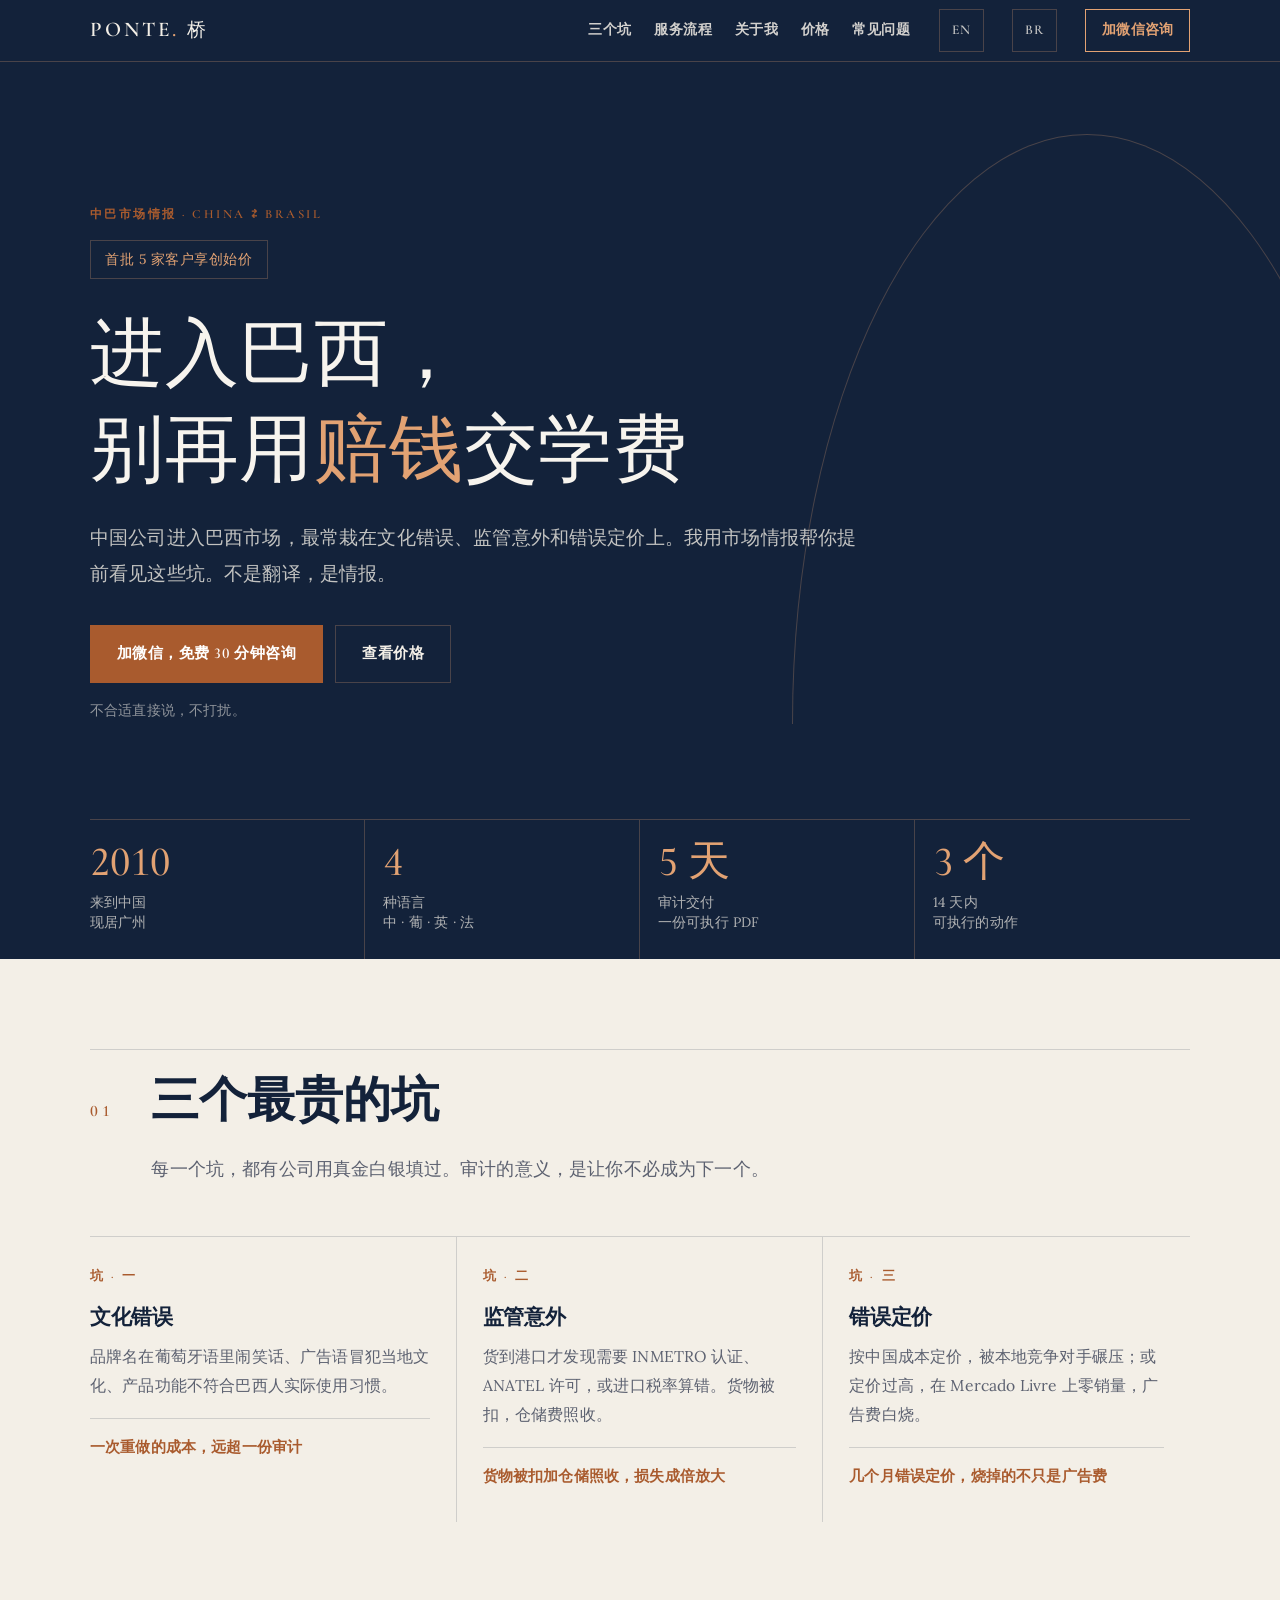
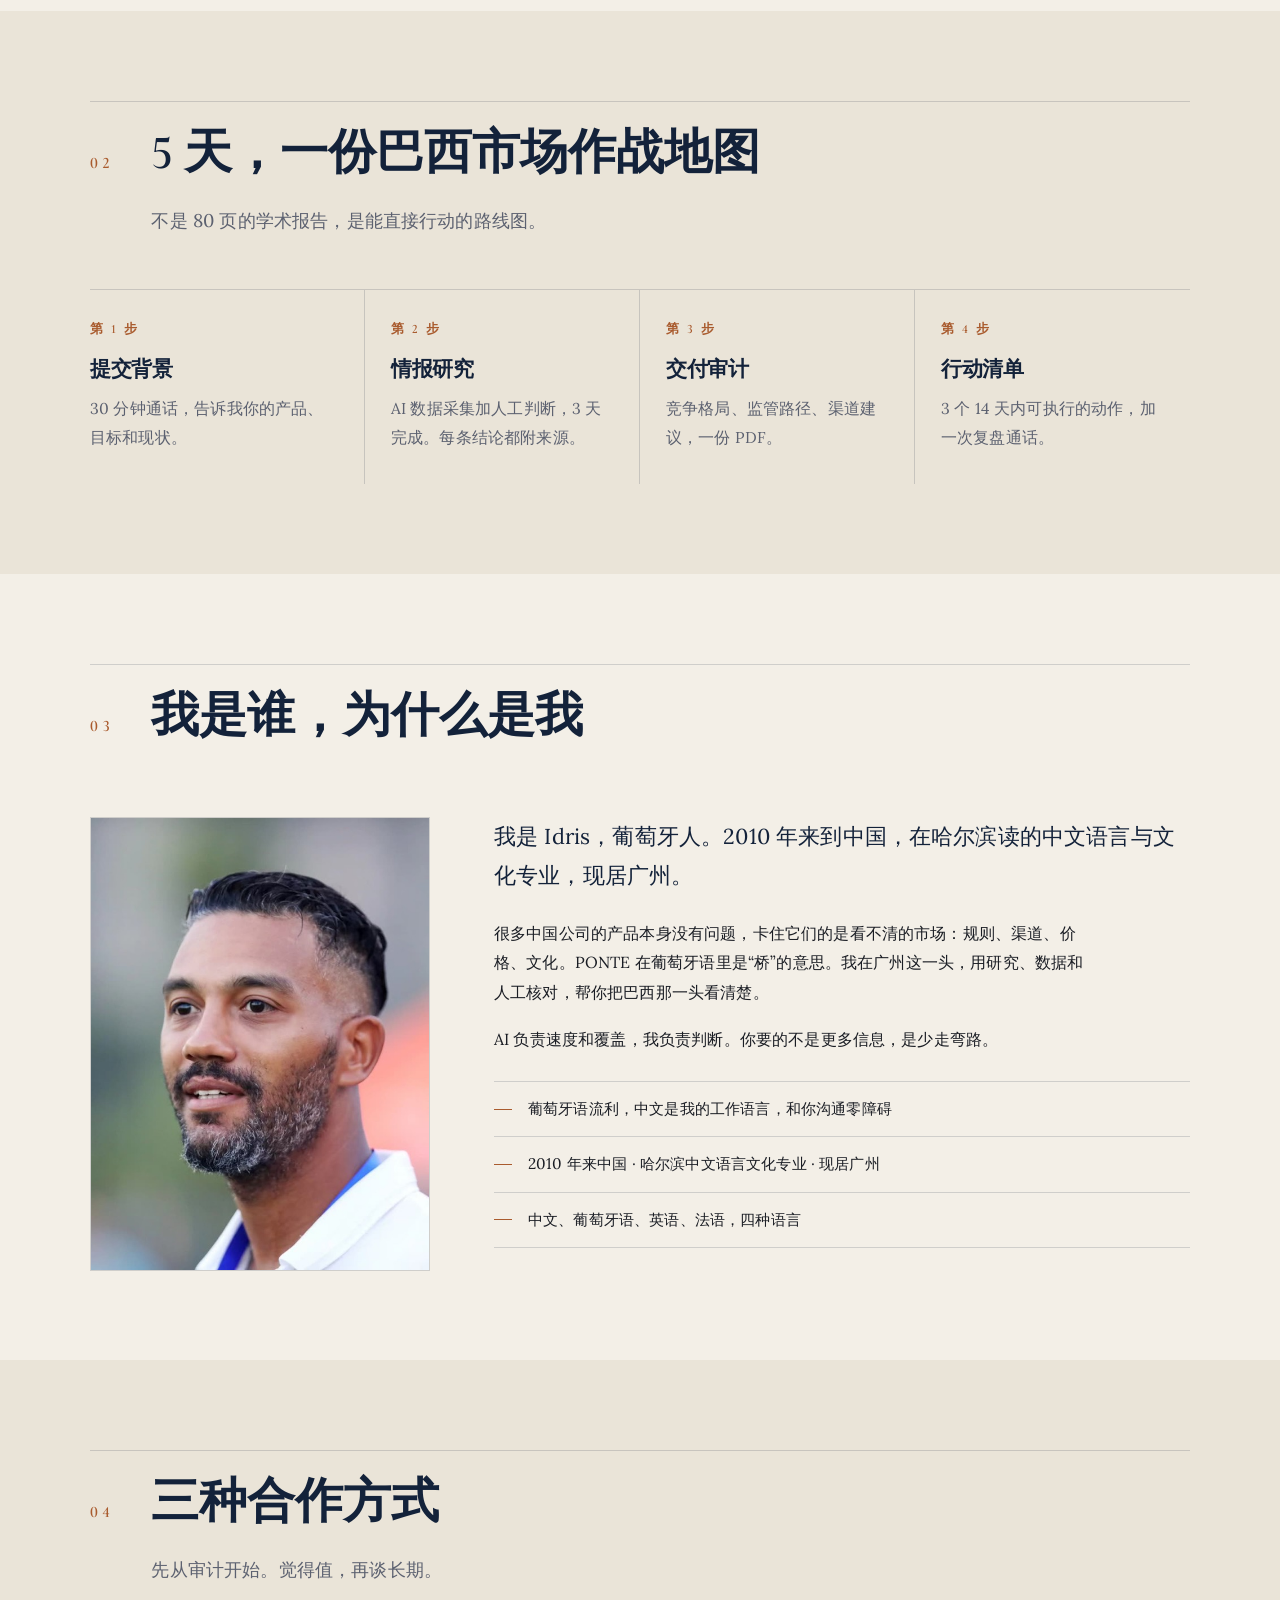
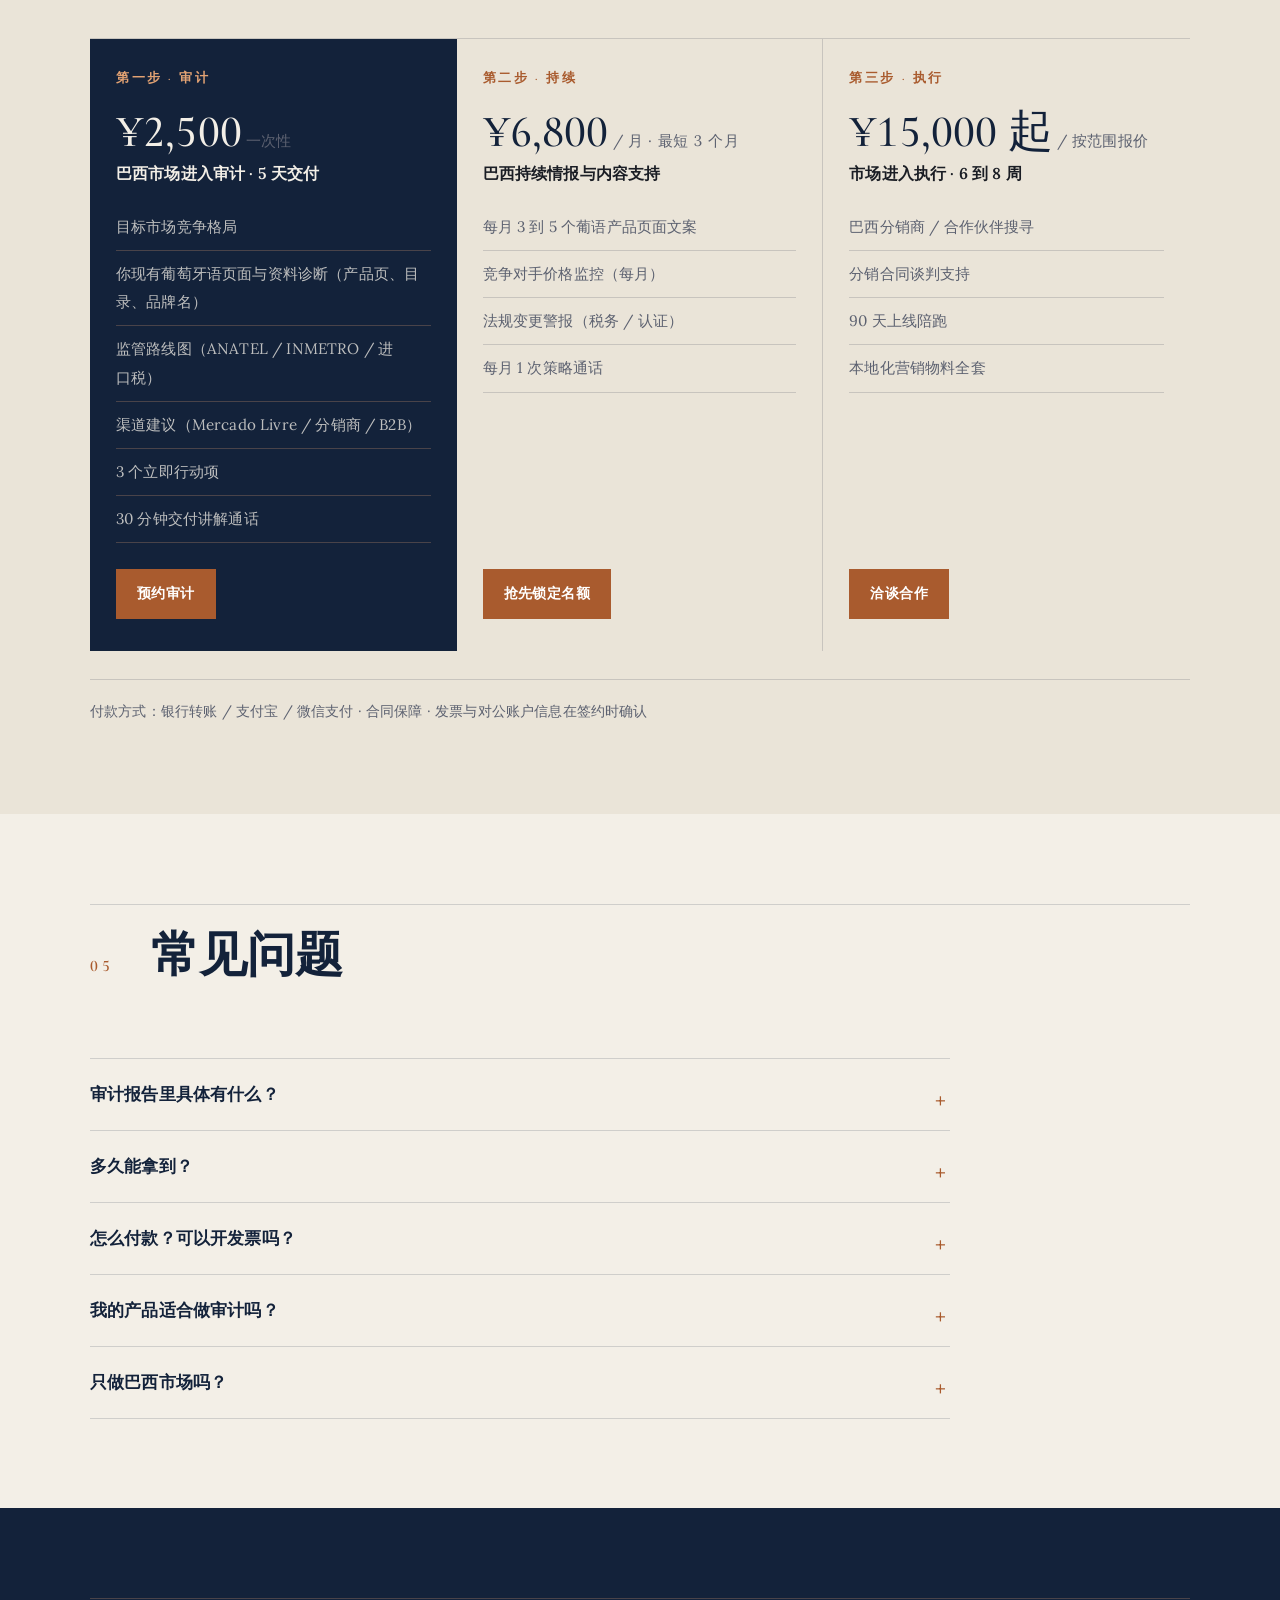
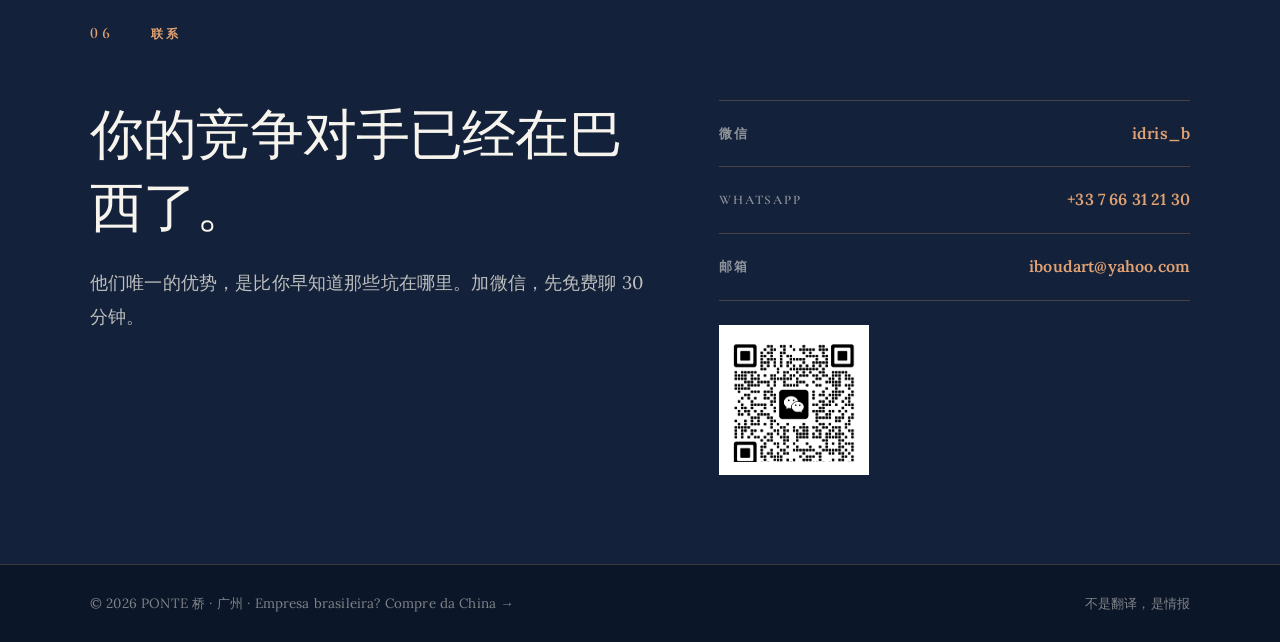
<file: index.html>
<!DOCTYPE html>
<html lang="zh-CN">
<head>
<meta charset="UTF-8">
<meta property="og:title" content="PONTE 桥">
<meta property="og:description" content="进入巴西，别再用赔钱交学费。不是翻译，是情报。">
<meta property="og:image" content="https://pontebrazil.com/idris.jpg">
<meta property="og:url" content="https://pontebrazil.com/">
<meta name="viewport" content="width=device-width, initial-scale=1.0">
<title>PONTE 桥</title>
<meta name="description" content="中国公司进入巴西市场，最常栽在文化错误、监管意外和错误定价上。PONTE 用市场情报帮你提前看见这些坑，不是翻译。">
<link rel="stylesheet" href="ponte.css">
<script>document.documentElement.classList.add('js')</script>
</head>
<body>

<nav>
  <a class="brand" href="#top">PONTE<b>.</b><span lang="zh-CN" style="margin-left:.45em;letter-spacing:0;font-weight:500;font-size:.92em">桥</span></a>
  <div class="nav-links">
    <a href="#pain">三个坑</a>
    <a href="#how">服务流程</a>
    <a href="#about">关于我</a>
    <a href="#pricing">价格</a>
    <a href="#faq">常见问题</a>
  </div>
  <a class="nav-lang" href="index-en.html" lang="en">EN</a>
  <a class="nav-lang" href="china-desk.html" lang="pt-BR" title="Para empresas brasileiras">BR</a>
  <a class="nav-cta" href="#contact">加微信咨询</a>
</nav>

<header class="hero" id="top">
  <div class="container">
    <span class="eyebrow">中巴市场情报 · China ⇄ Brasil</span>
    <span class="tag">首批 5 家客户享创始价</span>
    <h1>进入巴西，<br>别再用<em>赔钱</em>交学费</h1>
    <p class="hero-sub">中国公司进入巴西市场，最常栽在文化错误、监管意外和错误定价上。我用市场情报帮你提前看见这些坑。不是翻译，是情报。</p>
    <div class="hero-actions">
      <a class="btn" href="#contact">加微信，免费 30 分钟咨询</a>
      <a class="btn ghost" href="#pricing">查看价格</a>
    </div>
    <p class="hero-note">不合适直接说，不打扰。</p>

    <div class="ledger">
      <div><b>2010</b><span>来到中国<br>现居广州</span></div>
      <div><b>4</b><span>种语言<br>中 · 葡 · 英 · 法</span></div>
      <div><b>5 天</b><span>审计交付<br>一份可执行 PDF</span></div>
      <div><b>3 个</b><span>14 天内<br>可执行的动作</span></div>
    </div>
  </div>
</header>

<section class="section" id="pain">
  <div class="container">
    <div class="sec-head reveal">
      <span class="sec-num">01</span>
      <div class="sh-body">
        <h2 class="sec-title">三个最贵的坑</h2>
        <p class="lede">每一个坑，都有公司用真金白银填过。审计的意义，是让你不必成为下一个。</p>
      </div>
    </div>
    <div class="grid3 reveal">
      <div class="cell">
        <span class="k">坑 · 一</span>
        <h3>文化错误</h3>
        <p>品牌名在葡萄牙语里闹笑话、广告语冒犯当地文化、产品功能不符合巴西人实际使用习惯。</p>
        <p class="cost">一次重做的成本，远超一份审计</p>
      </div>
      <div class="cell">
        <span class="k">坑 · 二</span>
        <h3>监管意外</h3>
        <p>货到港口才发现需要 INMETRO 认证、ANATEL 许可，或进口税率算错。货物被扣，仓储费照收。</p>
        <p class="cost">货物被扣加仓储照收，损失成倍放大</p>
      </div>
      <div class="cell">
        <span class="k">坑 · 三</span>
        <h3>错误定价</h3>
        <p>按中国成本定价，被本地竞争对手碾压；或定价过高，在 Mercado Livre 上零销量，广告费白烧。</p>
        <p class="cost">几个月错误定价，烧掉的不只是广告费</p>
      </div>
    </div>
  </div>
</section>

<section class="section alt" id="how">
  <div class="container">
    <div class="sec-head reveal">
      <span class="sec-num">02</span>
      <div class="sh-body">
        <h2 class="sec-title">5 天，一份巴西市场作战地图</h2>
        <p class="lede">不是 80 页的学术报告，是能直接行动的路线图。</p>
      </div>
    </div>
    <div class="grid4 reveal">
      <div class="cell"><span class="k">第 1 步</span><h3>提交背景</h3><p>30 分钟通话，告诉我你的产品、目标和现状。</p></div>
      <div class="cell"><span class="k">第 2 步</span><h3>情报研究</h3><p>AI 数据采集加人工判断，3 天完成。每条结论都附来源。</p></div>
      <div class="cell"><span class="k">第 3 步</span><h3>交付审计</h3><p>竞争格局、监管路径、渠道建议，一份 PDF。</p></div>
      <div class="cell"><span class="k">第 4 步</span><h3>行动清单</h3><p>3 个 14 天内可执行的动作，加一次复盘通话。</p></div>
    </div>
  </div>
</section>

<section class="section" id="about">
  <div class="container">
    <div class="sec-head reveal">
      <span class="sec-num">03</span>
      <div class="sh-body"><h2 class="sec-title">我是谁，为什么是我</h2></div>
    </div>
    <div class="founder reveal">
      <img class="photo" src="idris.jpg" alt="Idris Boudart，PONTE 创始人" width="600" height="800">
      <div>
        <p class="big">我是 Idris，葡萄牙人。2010 年来到中国，在哈尔滨读的中文语言与文化专业，现居广州。</p>
        <p>很多中国公司的产品本身没有问题，卡住它们的是看不清的市场：规则、渠道、价格、文化。PONTE 在葡萄牙语里是“桥”的意思。我在广州这一头，用研究、数据和人工核对，帮你把巴西那一头看清楚。</p>
        <p>AI 负责速度和覆盖，我负责判断。你要的不是更多信息，是少走弯路。</p>
        <ul class="facts">
          <li>葡萄牙语流利，中文是我的工作语言，和你沟通零障碍</li>
          <li>2010 年来中国 · 哈尔滨中文语言文化专业 · 现居广州</li>
          <li>中文、葡萄牙语、英语、法语，四种语言</li>
        </ul>
      </div>
    </div>
  </div>
</section>

<section class="section alt" id="pricing">
  <div class="container">
    <div class="sec-head reveal">
      <span class="sec-num">04</span>
      <div class="sh-body">
        <h2 class="sec-title">三种合作方式</h2>
        <p class="lede">先从审计开始。觉得值，再谈长期。</p>
      </div>
    </div>
    <div class="grid3 reveal">
      <div class="cell tier feature">
        <span class="k">第一步 · 审计</span>
        <div class="price">¥2,500<small>一次性</small></div>
        <p class="what">巴西市场进入审计 · 5 天交付</p>
        <ul>
          <li>目标市场竞争格局</li>
          <li>你现有葡萄牙语页面与资料诊断（产品页、目录、品牌名）</li>
          <li>监管路线图（ANATEL / INMETRO / 进口税）</li>
          <li>渠道建议（Mercado Livre / 分销商 / B2B）</li>
          <li>3 个立即行动项</li>
          <li>30 分钟交付讲解通话</li>
        </ul>
        <a class="btn" href="#contact">预约审计</a>
      </div>
      <div class="cell tier">
        <span class="k">第二步 · 持续</span>
        <div class="price">¥6,800<small>/ 月 · 最短 3 个月</small></div>
        <p class="what">巴西持续情报与内容支持</p>
        <ul>
          <li>每月 3 到 5 个葡语产品页面文案</li>
          <li>竞争对手价格监控（每月）</li>
          <li>法规变更警报（税务 / 认证）</li>
          <li>每月 1 次策略通话</li>
        </ul>
        <a class="btn" href="#contact">抢先锁定名额</a>
      </div>
      <div class="cell tier">
        <span class="k">第三步 · 执行</span>
        <div class="price">¥15,000 起<small>/ 按范围报价</small></div>
        <p class="what">市场进入执行 · 6 到 8 周</p>
        <ul>
          <li>巴西分销商 / 合作伙伴搜寻</li>
          <li>分销合同谈判支持</li>
          <li>90 天上线陪跑</li>
          <li>本地化营销物料全套</li>
        </ul>
        <a class="btn" href="#contact">洽谈合作</a>
      </div>
    </div>
    <p class="paynote">付款方式：银行转账 / 支付宝 / 微信支付 · 合同保障 · 发票与对公账户信息在签约时确认</p>
  </div>
</section>

<section class="section" id="faq">
  <div class="container">
    <div class="sec-head reveal">
      <span class="sec-num">05</span>
      <div class="sh-body"><h2 class="sec-title">常见问题</h2></div>
    </div>
    <div class="faq reveal">
      <details><summary>审计报告里具体有什么？</summary>
        <p>竞争格局、监管路线（ANATEL / INMETRO / 进口税）、渠道建议（Mercado Livre / 分销商 / B2B），你现有葡萄牙语页面和资料的诊断，以及 3 个 14 天内可执行的动作。交付后有一次 30 分钟讲解通话。</p></details>
      <details><summary>多久能拿到？</summary>
        <p>背景通话之后 5 天内交付 PDF。</p></details>
      <details><summary>怎么付款？可以开发票吗？</summary>
        <p>支持银行转账、支付宝和微信支付。发票与对公账户信息在签约时确认。</p></details>
      <details><summary>我的产品适合做审计吗？</summary>
        <p>先加微信，免费聊 30 分钟。不合适我会直接告诉你，不浪费你的时间。</p></details>
      <details><summary>只做巴西市场吗？</summary>
        <p>是的，现阶段只做巴西。</p></details>
    </div>
  </div>
</section>

<section class="section on-dark" id="contact">
  <div class="container">
    <div class="sec-head reveal">
      <span class="sec-num">06</span>
      <div class="sh-body"><span class="eyebrow" style="margin:0">联系</span></div>
    </div>
    <div class="contact reveal">
      <div>
        <h2>你的竞争对手已经在巴西了。</h2>
        <p class="lede">他们唯一的优势，是比你早知道那些坑在哪里。加微信，先免费聊 30 分钟。</p>
      </div>
      <div>
        <div class="cards">
          <div class="row"><span>微信</span><b>idris_b</b></div>
          <div class="row"><span>WhatsApp</span><b><a href="https://wa.me/33766312130" target="_blank" rel="noopener">+33 7 66 31 21 30</a></b></div>
          <div class="row"><span>邮箱</span><b><a href="mailto:iboudart@yahoo.com">iboudart@yahoo.com</a></b></div>
        </div>
        <img class="qr-img" src="wechat-qr.png" alt="WeChat QR idris_b" width="150" height="150">
      </div>
    </div>
  </div>
</section>

<footer><div class="container"><span>© 2026 PONTE 桥 · 广州 · <a href="china-desk.html" lang="pt-BR">Empresa brasileira? Compre da China →</a></span><span>不是翻译，是情报</span></div></footer>

<script>
(function(){
  var els=document.querySelectorAll('.reveal');
  if(!('IntersectionObserver' in window)){els.forEach(function(e){e.classList.add('in')});return}
  var io=new IntersectionObserver(function(es){es.forEach(function(e){if(e.isIntersecting){e.target.classList.add('in');io.unobserve(e.target)}})},{rootMargin:'0px 0px -8% 0px'});
  els.forEach(function(e){io.observe(e)});
})();
</script>
</body>
</html>
</file>
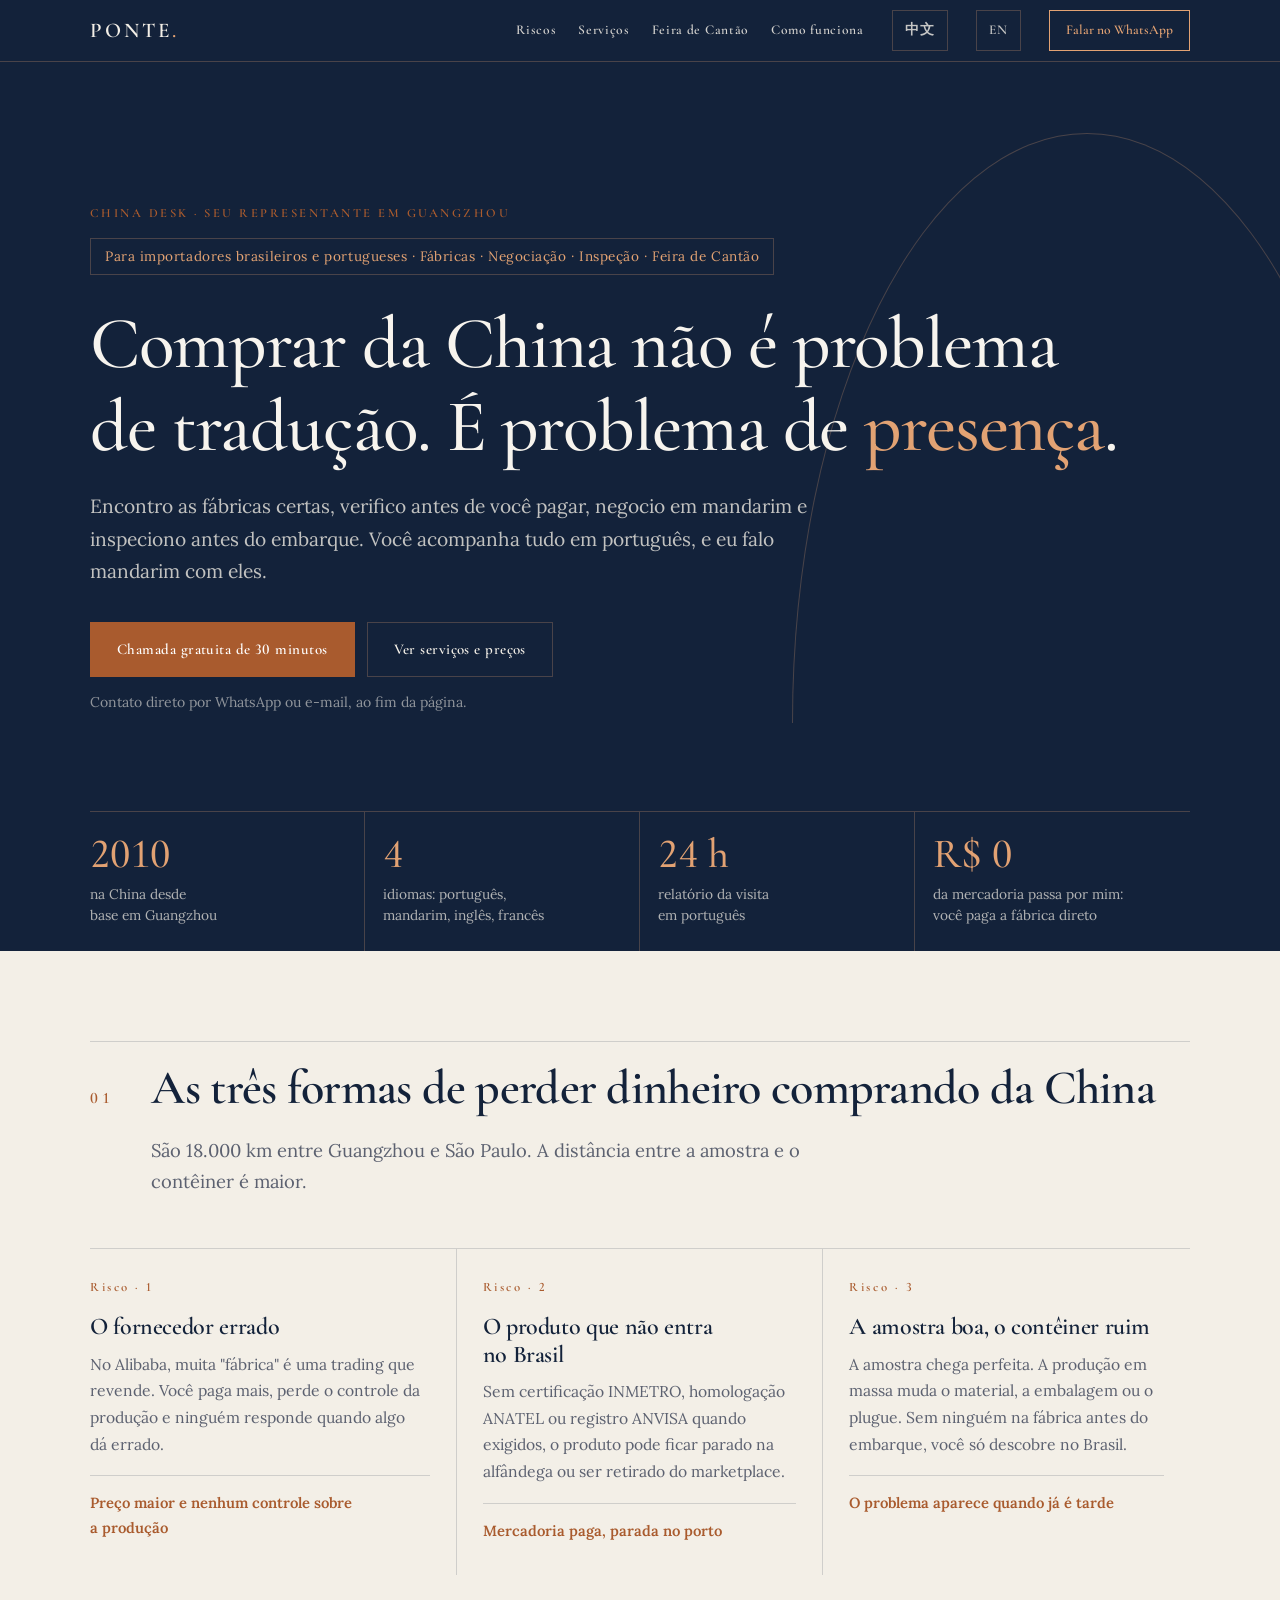
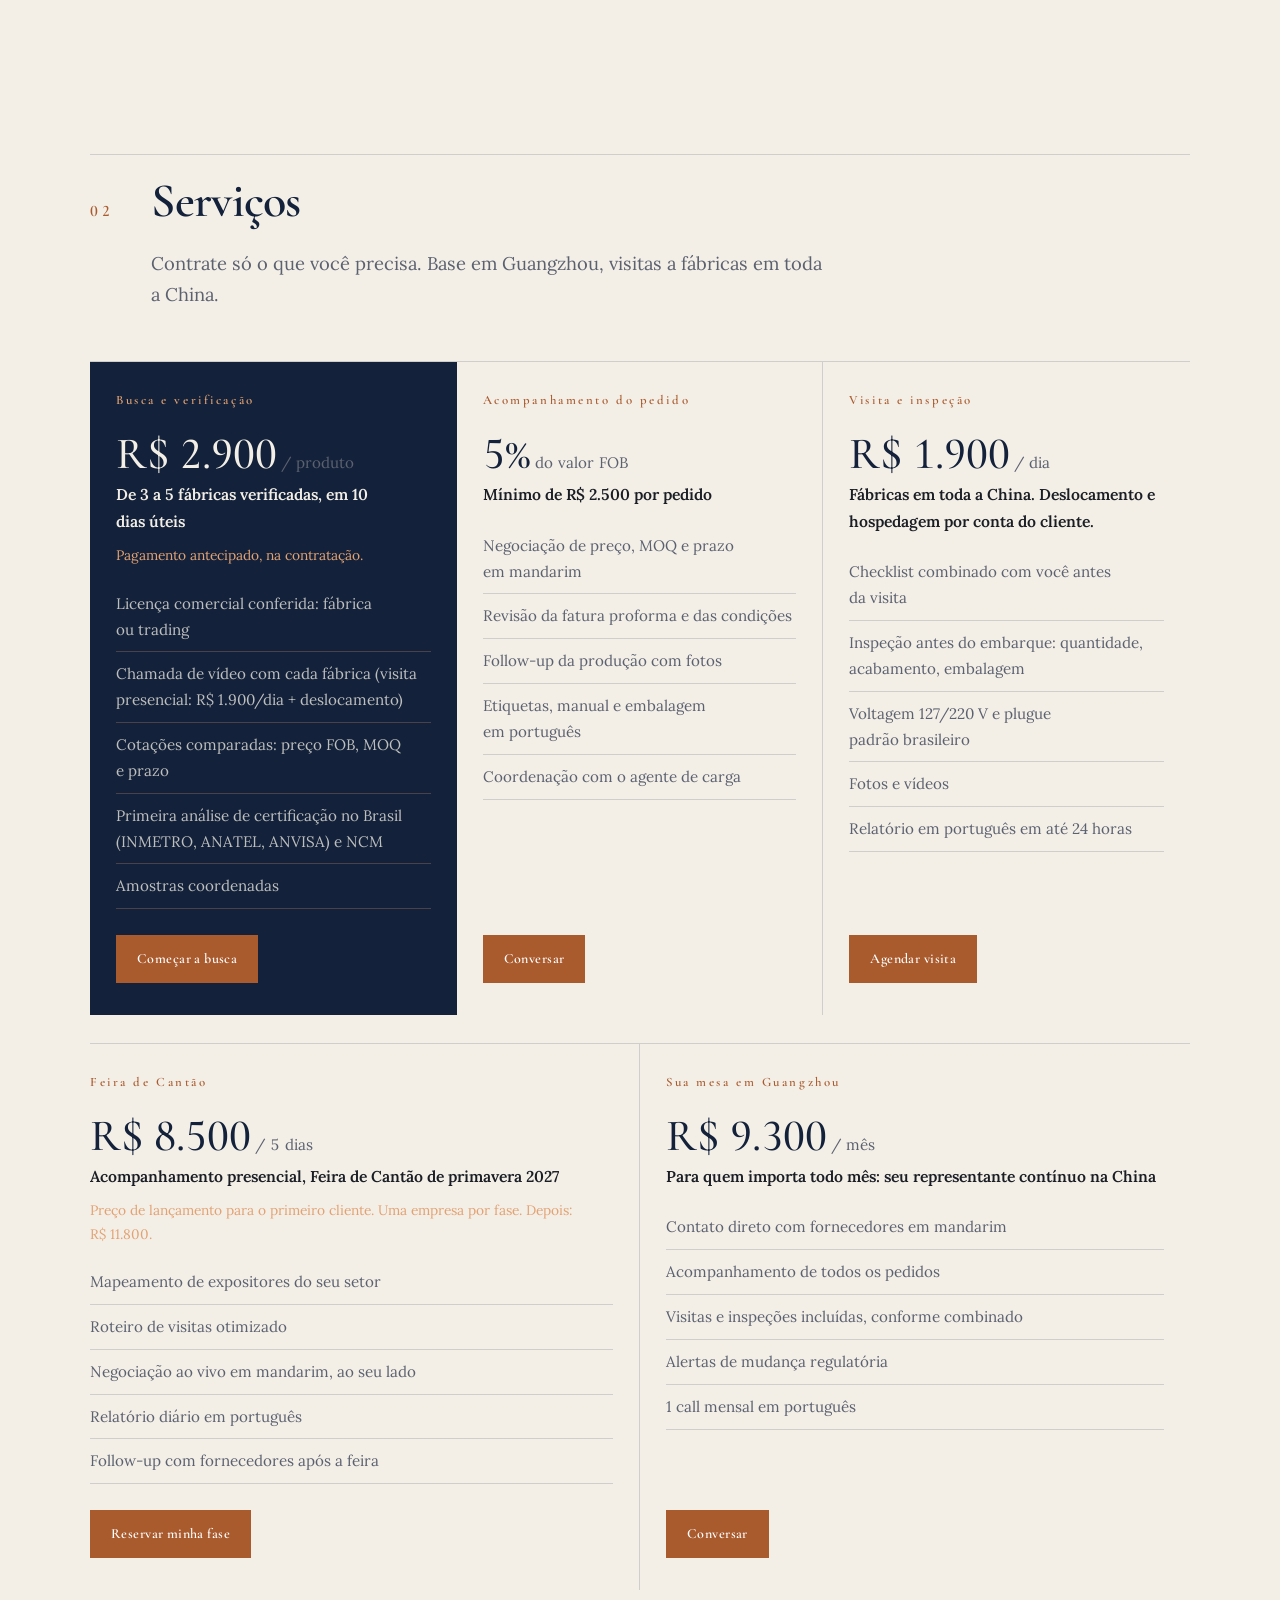
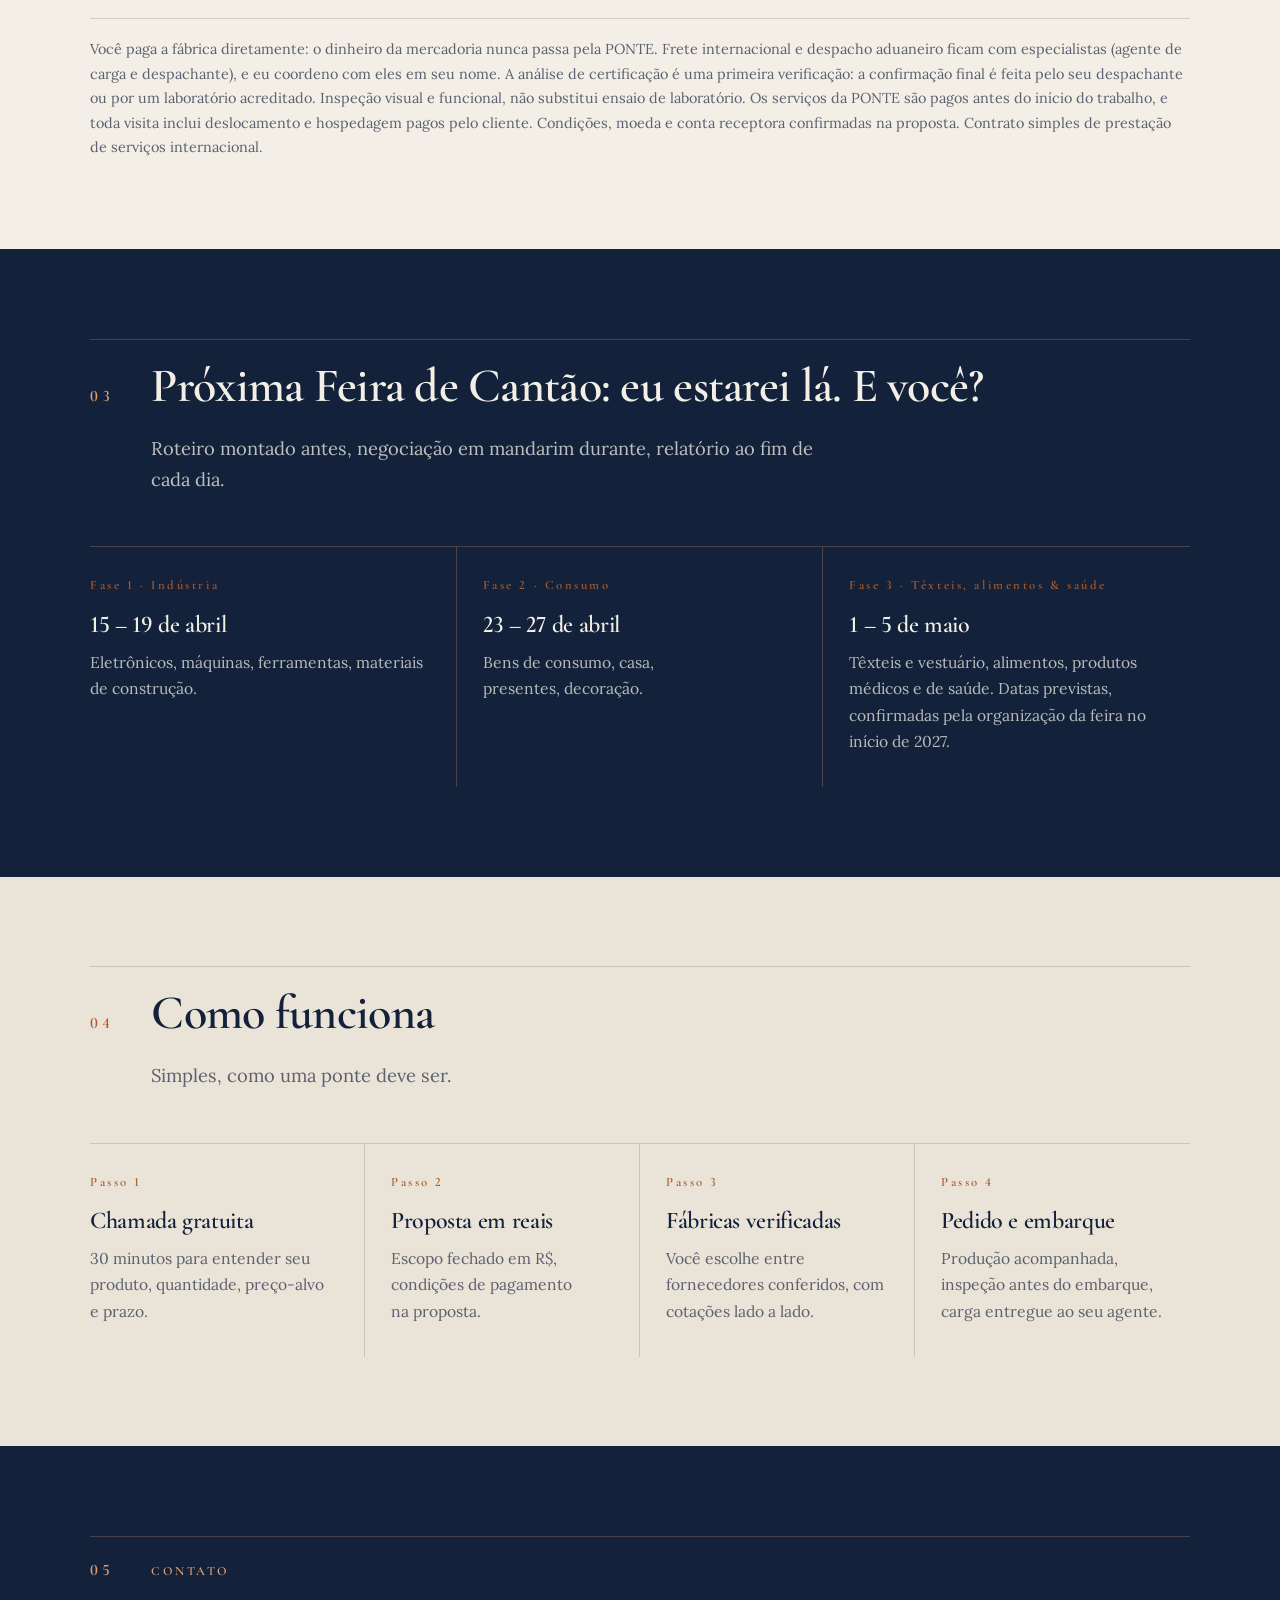
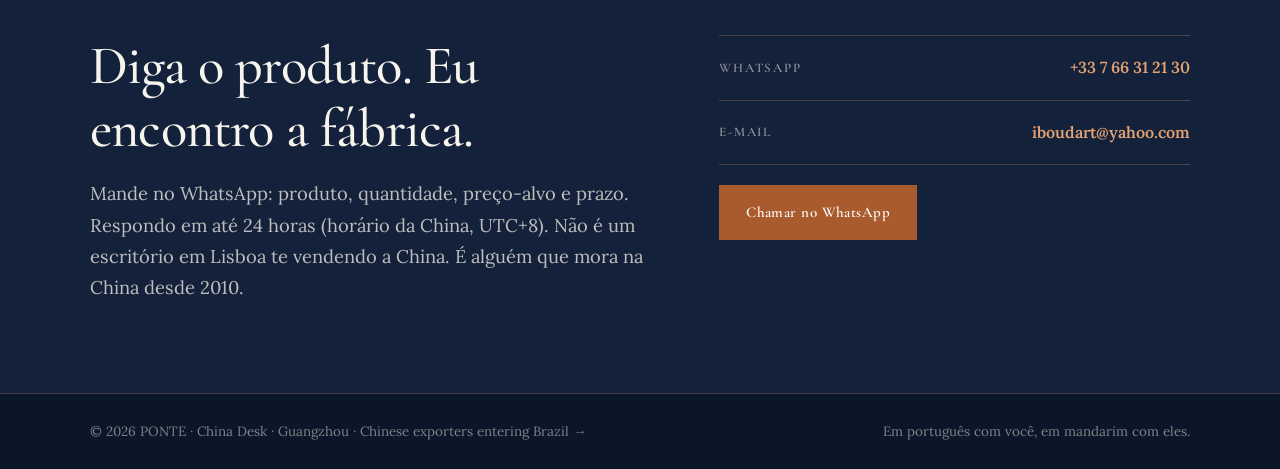
<file: china-desk.html>
<!DOCTYPE html>
<html lang="pt-BR">
<head>
<meta charset="UTF-8">
<meta property="og:title" content="PONTE China Desk · Seu representante em Guangzhou">
<meta property="og:description" content="Fábricas verificadas, negociação em mandarim e inspeção antes do embarque. Em português com você, em mandarim com eles.">
<meta property="og:image" content="https://pontebrazil.com/idris.jpg">
<meta property="og:url" content="https://pontebrazil.com/china-desk.html">
<meta name="viewport" content="width=device-width, initial-scale=1.0">
<title>PONTE China Desk · Seu representante em Guangzhou</title>
<meta name="description" content="Compre da China com alguém seu em Guangzhou: busca e verificação de fábricas, negociação em mandarim, acompanhamento do pedido e inspeção antes do embarque. Em português com você, em mandarim com eles.">
<link rel="stylesheet" href="ponte.css">
<script>document.documentElement.classList.add('js')</script>
</head>
<body>

<nav>
  <a class="brand" href="#top">PONTE<b>.</b></a>
  <div class="nav-links">
    <a href="#riscos">Riscos</a>
    <a href="#servicos">Serviços</a>
    <a href="#feira">Feira de Cantão</a>
    <a href="#como">Como funciona</a>
  </div>
  <a class="nav-lang" href="index.html" lang="zh-CN" title="中国出口企业">中文</a>
  <a class="nav-lang" href="index-en.html" lang="en" title="Chinese exporters entering Brazil">EN</a>
  <a class="nav-cta" href="#contato"><span class="sm-hide">Falar no </span>WhatsApp</a>
</nav>

<header class="hero" id="top">
  <div class="container">
    <span class="eyebrow">China Desk · Seu representante em Guangzhou</span>
    <span class="tag">Para importadores brasileiros e portugueses · Fábricas · Negociação · Inspeção · Feira de Cantão</span>
    <h1>Comprar da China não é problema de tradução. É problema de <em>presença</em>.</h1>
    <p class="hero-sub">Encontro as fábricas certas, verifico antes de você pagar, negocio em mandarim e inspeciono antes do embarque. Você acompanha tudo em português, e eu falo mandarim com eles.</p>
    <div class="hero-actions">
      <a class="btn" href="#contato">Chamada gratuita de 30 minutos</a>
      <a class="btn ghost" href="#servicos">Ver serviços e preços</a>
    </div>
    <p class="hero-note">Contato direto por WhatsApp ou e-mail, ao fim da página.</p>

    <div class="ledger">
      <div><b>2010</b><span>na China desde<br>base em Guangzhou</span></div>
      <div><b>4</b><span>idiomas: português,<br>mandarim, inglês, francês</span></div>
      <div><b>24 h</b><span>relatório da visita<br>em português</span></div>
      <div><b>R$ 0</b><span>da mercadoria passa por mim:<br>você paga a fábrica direto</span></div>
    </div>
  </div>
</header>

<section class="section" id="riscos">
  <div class="container">
    <div class="sec-head reveal">
      <span class="sec-num">01</span>
      <div class="sh-body">
        <h2 class="sec-title">As três formas de perder dinheiro comprando da China</h2>
        <p class="lede">São 18.000 km entre Guangzhou e São Paulo. A distância entre a amostra e o contêiner é maior.</p>
      </div>
    </div>
    <div class="grid3 reveal">
      <div class="cell">
        <span class="k">Risco · 1</span>
        <h3>O fornecedor errado</h3>
        <p>No Alibaba, muita "fábrica" é uma trading que revende. Você paga mais, perde o controle da produção e ninguém responde quando algo dá errado.</p>
        <p class="cost">Preço maior e nenhum controle sobre a produção</p>
      </div>
      <div class="cell">
        <span class="k">Risco · 2</span>
        <h3>O produto que não entra no Brasil</h3>
        <p>Sem certificação INMETRO, homologação ANATEL ou registro ANVISA quando exigidos, o produto pode ficar parado na alfândega ou ser retirado do marketplace.</p>
        <p class="cost">Mercadoria paga, parada no porto</p>
      </div>
      <div class="cell">
        <span class="k">Risco · 3</span>
        <h3>A amostra boa, o contêiner ruim</h3>
        <p>A amostra chega perfeita. A produção em massa muda o material, a embalagem ou o plugue. Sem ninguém na fábrica antes do embarque, você só descobre no Brasil.</p>
        <p class="cost">O problema aparece quando já é tarde</p>
      </div>
    </div>
  </div>
</section>

<section class="section" id="servicos">
  <div class="container">
    <div class="sec-head reveal">
      <span class="sec-num">02</span>
      <div class="sh-body">
        <h2 class="sec-title">Serviços</h2>
        <p class="lede">Contrate só o que você precisa. Base em Guangzhou, visitas a fábricas em toda a China.</p>
      </div>
    </div>
    <div class="grid3 reveal">
      <div class="cell tier feature">
        <span class="k">Busca e verificação</span>
        <div class="price">R$ 2.900<small>/ produto</small></div>
        <p class="what">De 3 a 5 fábricas verificadas, em 10 dias úteis</p>
        <p class="launch">Pagamento antecipado, na contratação.</p>
        <ul>
          <li>Licença comercial conferida: fábrica ou trading</li>
          <li>Chamada de vídeo com cada fábrica (visita presencial: R$ 1.900/dia + deslocamento)</li>
          <li>Cotações comparadas: preço FOB, MOQ e prazo</li>
          <li>Primeira análise de certificação no Brasil (INMETRO, ANATEL, ANVISA) e NCM</li>
          <li>Amostras coordenadas</li>
        </ul>
        <a class="btn" href="#contato">Começar a busca</a>
      </div>
      <div class="cell tier">
        <span class="k">Acompanhamento do pedido</span>
        <div class="price">5%<small>do valor FOB</small></div>
        <p class="what">Mínimo de R$ 2.500 por pedido</p>
        <ul>
          <li>Negociação de preço, MOQ e prazo em mandarim</li>
          <li>Revisão da fatura proforma e das condições</li>
          <li>Follow-up da produção com fotos</li>
          <li>Etiquetas, manual e embalagem em português</li>
          <li>Coordenação com o agente de carga</li>
        </ul>
        <a class="btn" href="#contato">Conversar</a>
      </div>
      <div class="cell tier">
        <span class="k">Visita e inspeção</span>
        <div class="price">R$ 1.900<small>/ dia</small></div>
        <p class="what">Fábricas em toda a China. Deslocamento e hospedagem por conta do cliente.</p>
        <ul>
          <li>Checklist combinado com você antes da visita</li>
          <li>Inspeção antes do embarque: quantidade, acabamento, embalagem</li>
          <li>Voltagem 127/220 V e plugue padrão brasileiro</li>
          <li>Fotos e vídeos</li>
          <li>Relatório em português em até 24 horas</li>
        </ul>
        <a class="btn" href="#contato">Agendar visita</a>
      </div>
    </div>

    <div class="grid2 reveal" style="margin-top:28px">
      <div class="cell tier">
        <span class="k">Feira de Cantão</span>
        <div class="price">R$ 8.500<small>/ 5 dias</small></div>
        <p class="what">Acompanhamento presencial, Feira de Cantão de primavera 2027</p>
        <p class="launch">Preço de lançamento para o primeiro cliente. Uma empresa por fase. Depois: R$ 11.800.</p>
        <ul>
          <li>Mapeamento de expositores do seu setor</li>
          <li>Roteiro de visitas otimizado</li>
          <li>Negociação ao vivo em mandarim, ao seu lado</li>
          <li>Relatório diário em português</li>
          <li>Follow-up com fornecedores após a feira</li>
        </ul>
        <a class="btn" href="#contato">Reservar minha fase</a>
      </div>
      <div class="cell tier">
        <span class="k">Sua mesa em Guangzhou</span>
        <div class="price">R$ 9.300<small>/ mês</small></div>
        <p class="what">Para quem importa todo mês: seu representante contínuo na China</p>
        <ul>
          <li>Contato direto com fornecedores em mandarim</li>
          <li>Acompanhamento de todos os pedidos</li>
          <li>Visitas e inspeções incluídas, conforme combinado</li>
          <li>Alertas de mudança regulatória</li>
          <li>1 call mensal em português</li>
        </ul>
        <a class="btn" href="#contato">Conversar</a>
      </div>
    </div>
    <p class="paynote">Você paga a fábrica diretamente: o dinheiro da mercadoria nunca passa pela PONTE. Frete internacional e despacho aduaneiro ficam com especialistas (agente de carga e despachante), e eu coordeno com eles em seu nome. A análise de certificação é uma primeira verificação: a confirmação final é feita pelo seu despachante ou por um laboratório acreditado. Inspeção visual e funcional, não substitui ensaio de laboratório. Os serviços da PONTE são pagos antes do início do trabalho, e toda visita inclui deslocamento e hospedagem pagos pelo cliente. Condições, moeda e conta receptora confirmadas na proposta. Contrato simples de prestação de serviços internacional.</p>
  </div>
</section>

<section class="section on-dark" id="feira">
  <div class="container">
    <div class="sec-head reveal">
      <span class="sec-num">03</span>
      <div class="sh-body">
        <h2 class="sec-title">Próxima Feira de Cantão: eu estarei lá. E você?</h2>
        <p class="lede">Roteiro montado antes, negociação em mandarim durante, relatório ao fim de cada dia.</p>
      </div>
    </div>
    <div class="grid3 reveal">
      <div class="cell"><span class="k">Fase 1 · Indústria</span><h3>15 – 19 de abril</h3><p>Eletrônicos, máquinas, ferramentas, materiais de construção.</p></div>
      <div class="cell"><span class="k">Fase 2 · Consumo</span><h3>23 – 27 de abril</h3><p>Bens de consumo, casa, presentes, decoração.</p></div>
      <div class="cell"><span class="k">Fase 3 · Têxteis, alimentos &amp; saúde</span><h3>1 – 5 de maio</h3><p>Têxteis e vestuário, alimentos, produtos médicos e de saúde. Datas previstas, confirmadas pela organização da feira no início de 2027.</p></div>
    </div>
  </div>
</section>

<section class="section alt" id="como">
  <div class="container">
    <div class="sec-head reveal">
      <span class="sec-num">04</span>
      <div class="sh-body">
        <h2 class="sec-title">Como funciona</h2>
        <p class="lede">Simples, como uma ponte deve ser.</p>
      </div>
    </div>
    <div class="grid4 reveal">
      <div class="cell"><span class="k">Passo 1</span><h3>Chamada gratuita</h3><p>30 minutos para entender seu produto, quantidade, preço-alvo e prazo.</p></div>
      <div class="cell"><span class="k">Passo 2</span><h3>Proposta em reais</h3><p>Escopo fechado em R$, condições de pagamento na proposta.</p></div>
      <div class="cell"><span class="k">Passo 3</span><h3>Fábricas verificadas</h3><p>Você escolhe entre fornecedores conferidos, com cotações lado a lado.</p></div>
      <div class="cell"><span class="k">Passo 4</span><h3>Pedido e embarque</h3><p>Produção acompanhada, inspeção antes do embarque, carga entregue ao seu agente.</p></div>
    </div>
  </div>
</section>

<section class="section on-dark" id="contato">
  <div class="container">
    <div class="sec-head reveal">
      <span class="sec-num">05</span>
      <div class="sh-body"><span class="eyebrow" style="margin:0">Contato</span></div>
    </div>
    <div class="contact reveal">
      <div>
        <h2>Diga o produto. Eu encontro a fábrica.</h2>
        <p class="lede">Mande no WhatsApp: produto, quantidade, preço-alvo e prazo. Respondo em até 24 horas (horário da China, UTC+8). Não é um escritório em Lisboa te vendendo a China. É alguém que mora na China desde 2010.</p>
      </div>
      <div>
        <div class="cards">
          <div class="row"><span>WhatsApp</span><b><a href="https://wa.me/33766312130" target="_blank" rel="noopener">+33 7 66 31 21 30</a></b></div>
          <div class="row"><span>E-mail</span><b><a href="mailto:iboudart@yahoo.com">iboudart@yahoo.com</a></b></div>
        </div>
        <a class="btn" href="https://wa.me/33766312130" target="_blank" rel="noopener" style="margin-top:20px;display:inline-block">Chamar no WhatsApp</a>
      </div>
    </div>
  </div>
</section>

<footer><div class="container"><span>© 2026 PONTE · China Desk · Guangzhou · <a href="index-en.html">Chinese exporters entering Brazil →</a></span><span>Em português com você, em mandarim com eles.</span></div></footer>

<script>
(function(){
  var els=document.querySelectorAll('.reveal');
  if(!('IntersectionObserver' in window)){els.forEach(function(e){e.classList.add('in')});return}
  var io=new IntersectionObserver(function(es){es.forEach(function(e){if(e.isIntersecting){e.target.classList.add('in');io.unobserve(e.target)}})},{rootMargin:'0px 0px -8% 0px'});
  els.forEach(function(e){io.observe(e)});
})();
</script>
</body>
</html>
</file>
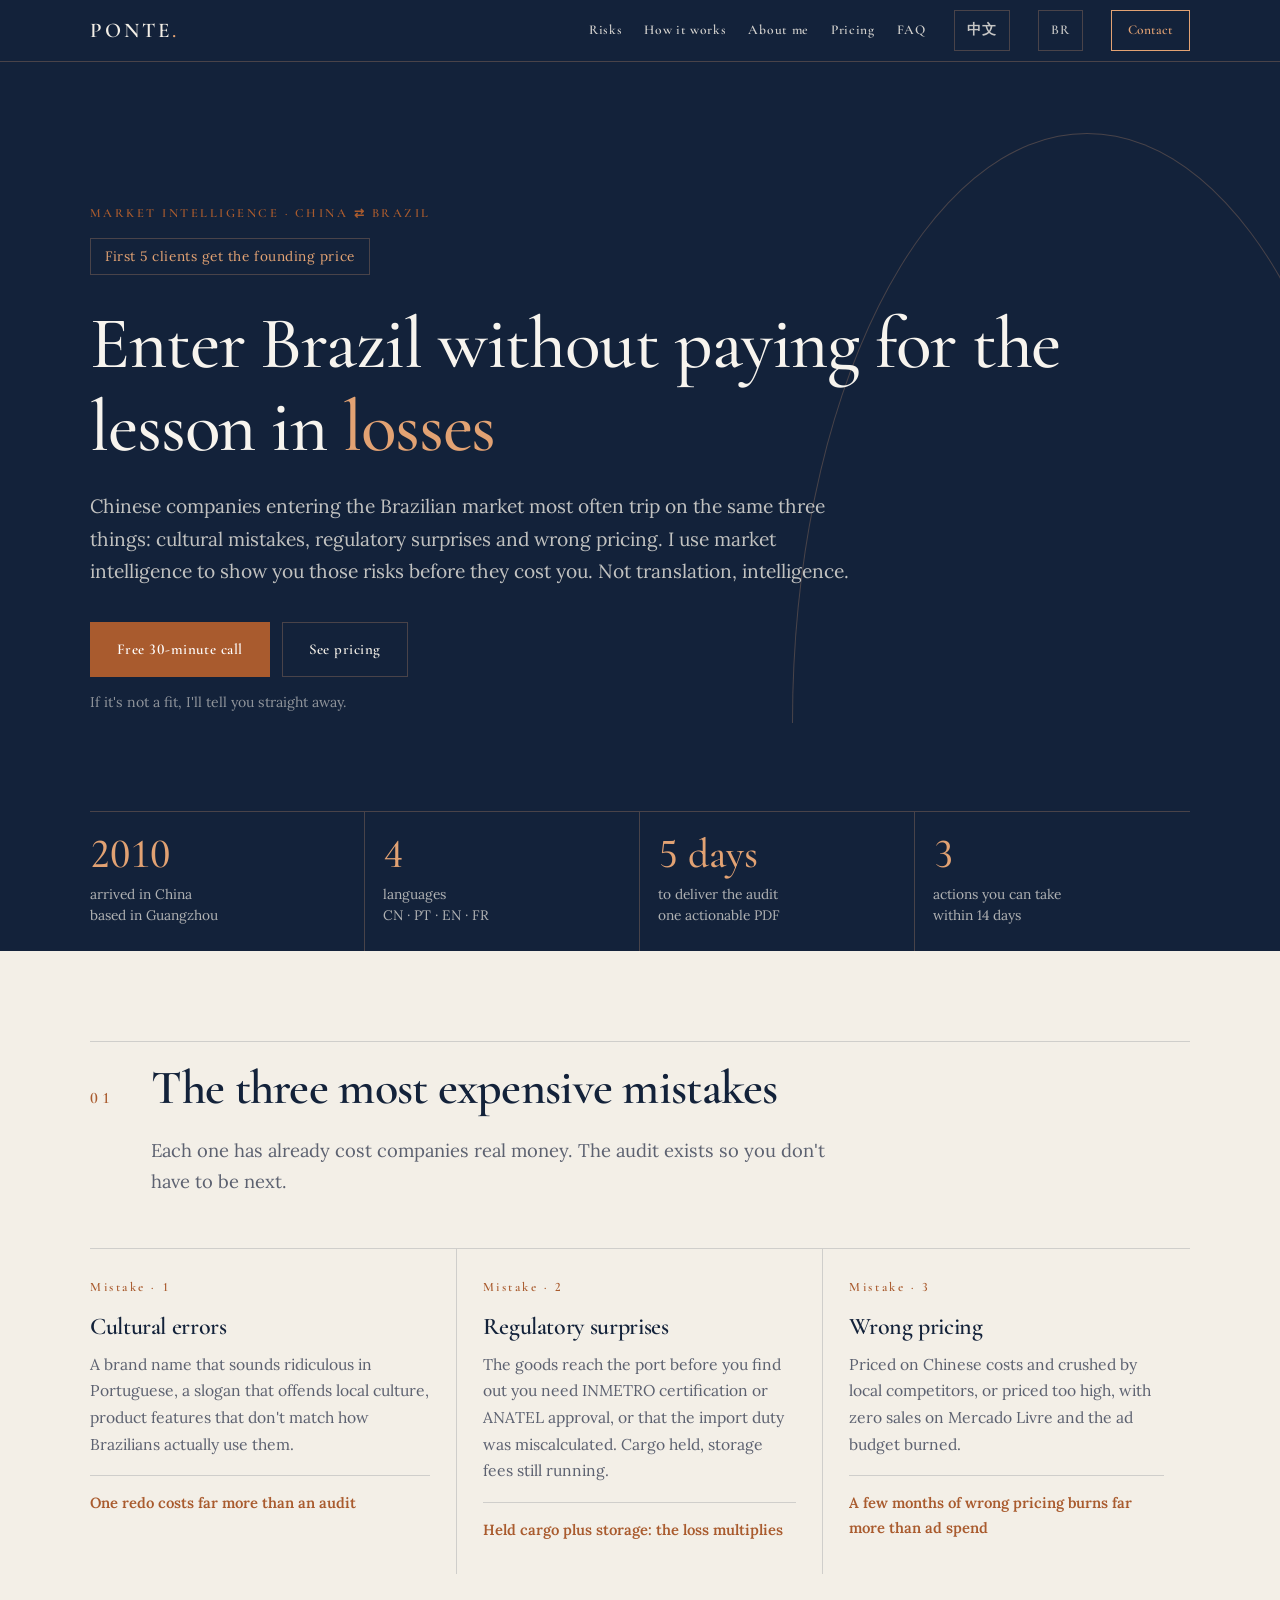
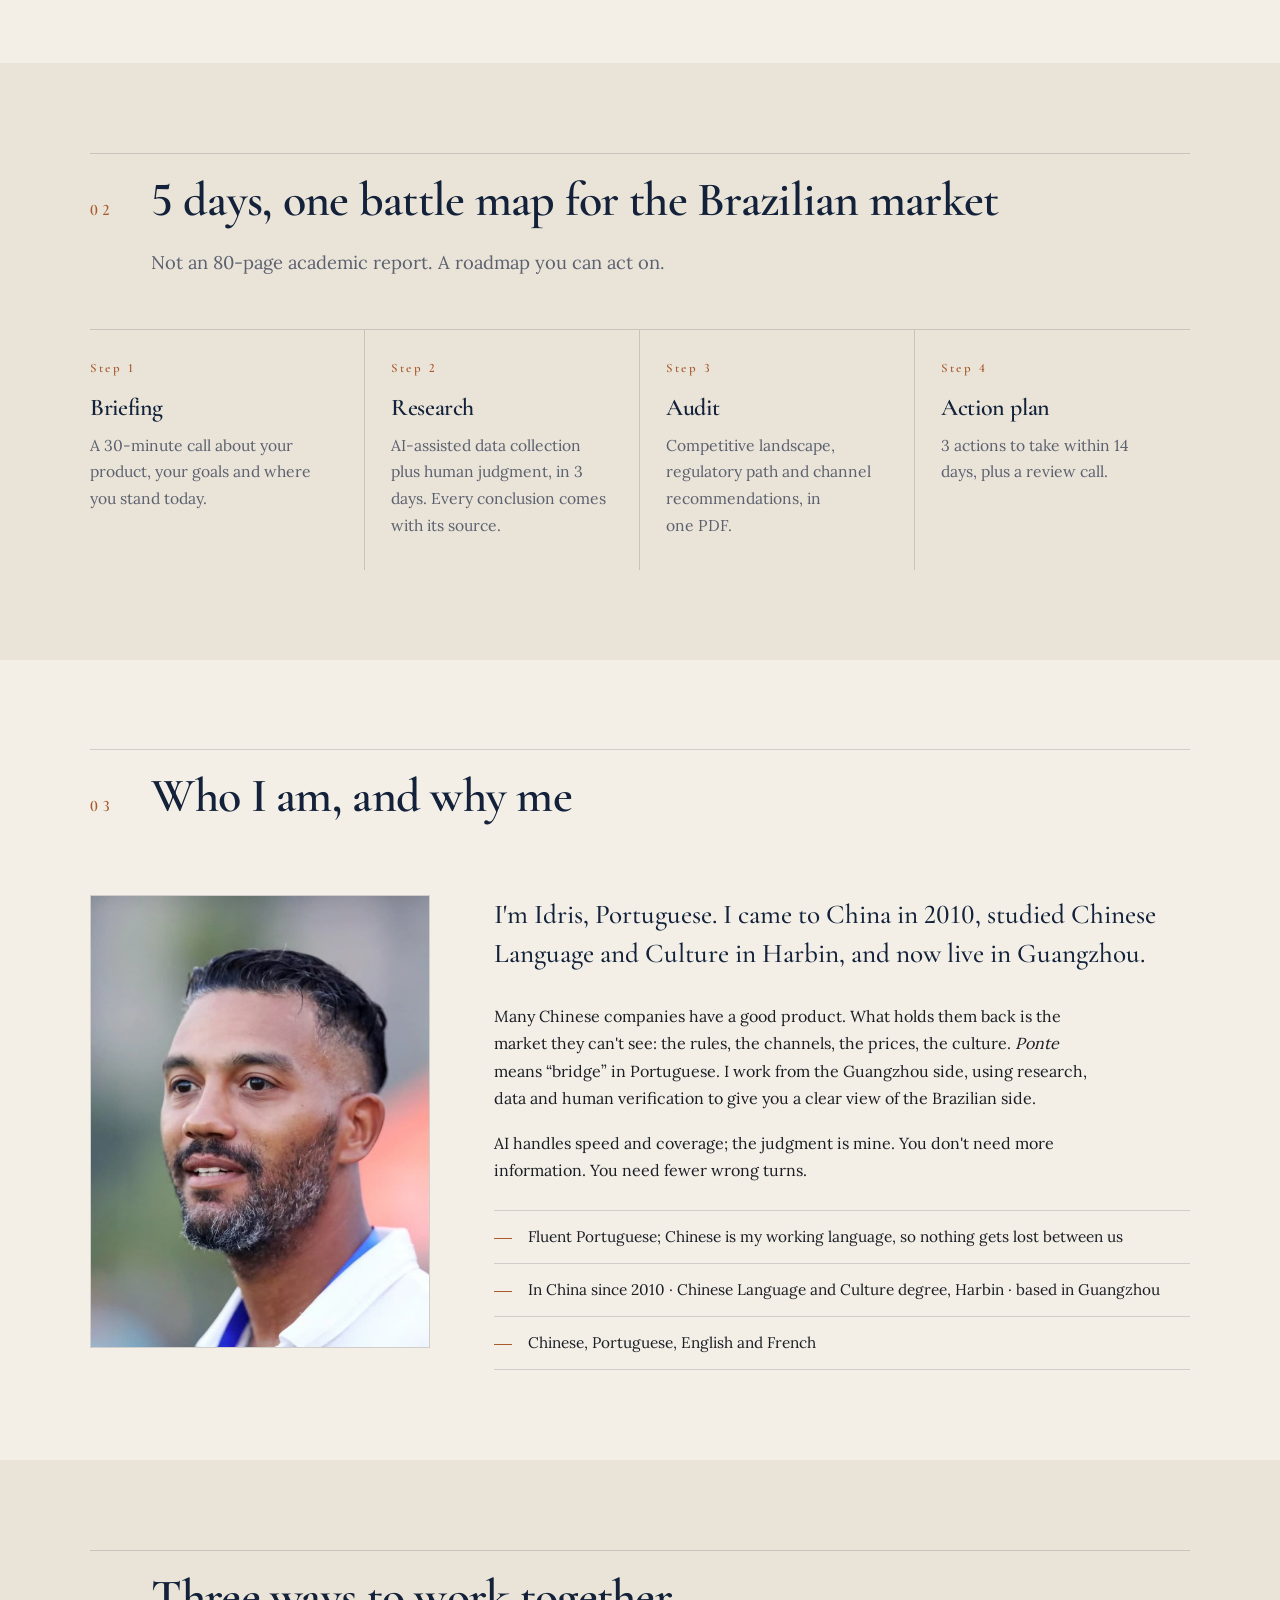
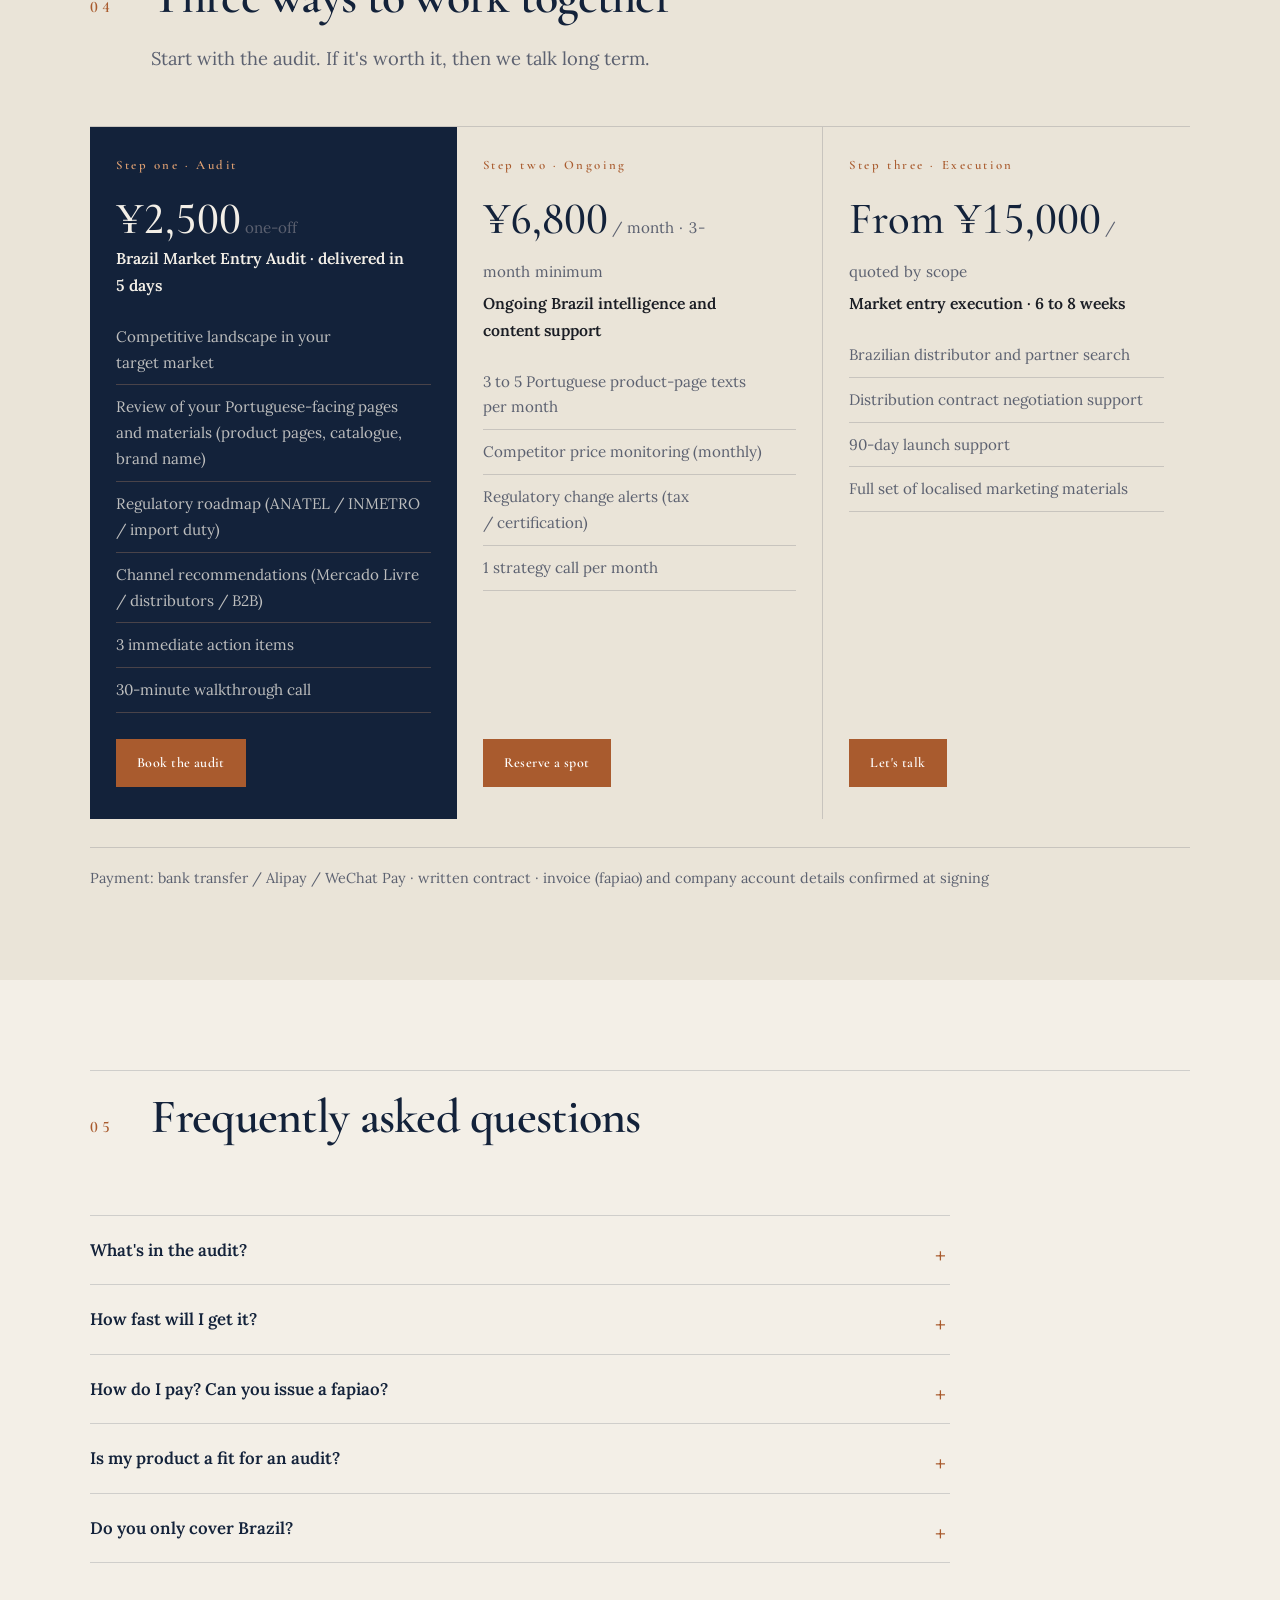
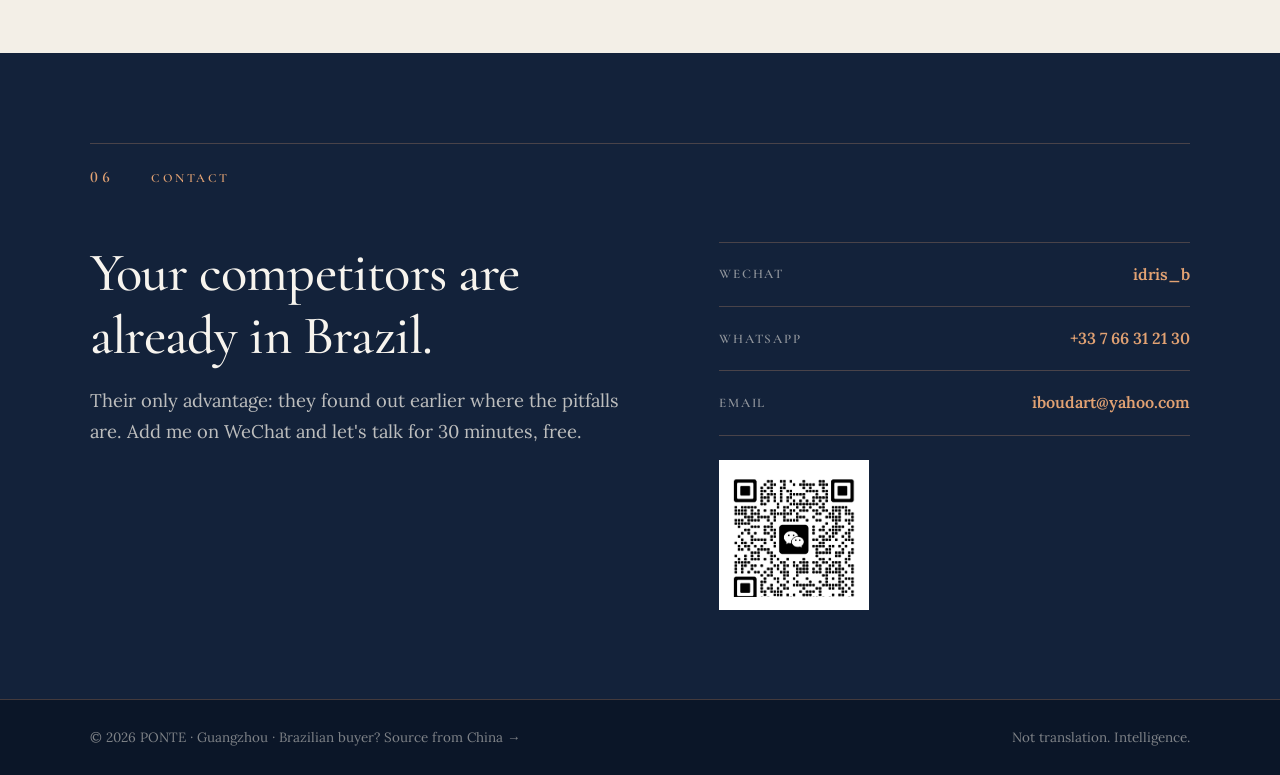
<file: index-en.html>
<!DOCTYPE html>
<html lang="en">
<head>
<meta charset="UTF-8">
<meta property="og:title" content="PONTE">
<meta property="og:description" content="Enter Brazil without paying for the lesson in losses. Not translation, intelligence.">
<meta property="og:image" content="https://pontebrazil.com/idris.jpg">
<meta property="og:url" content="https://pontebrazil.com/index-en.html">
<meta name="viewport" content="width=device-width, initial-scale=1.0">
<title>PONTE</title>
<meta name="description" content="Chinese companies entering Brazil most often trip on cultural mistakes, regulatory surprises and wrong pricing. PONTE shows you those risks in advance. Not translation, intelligence.">
<link rel="stylesheet" href="ponte.css">
<script>document.documentElement.classList.add('js')</script>
</head>
<body>

<nav>
  <a class="brand" href="#top">PONTE<b>.</b></a>
  <div class="nav-links">
    <a href="#pain">Risks</a>
    <a href="#how">How it works</a>
    <a href="#about">About me</a>
    <a href="#pricing">Pricing</a>
    <a href="#faq">FAQ</a>
  </div>
  <a class="nav-lang" href="index.html" lang="zh-CN">中文</a>
  <a class="nav-lang" href="china-desk.html" lang="pt-BR" title="Para empresas brasileiras">BR</a>
  <a class="nav-cta" href="#contact">Contact</a>
</nav>

<header class="hero" id="top">
  <div class="container">
    <span class="eyebrow">Market intelligence · China ⇄ Brazil</span>
    <span class="tag">First 5 clients get the founding price</span>
    <h1>Enter Brazil without paying for the lesson in <em>losses</em></h1>
    <p class="hero-sub">Chinese companies entering the Brazilian market most often trip on the same three things: cultural mistakes, regulatory surprises and wrong pricing. I use market intelligence to show you those risks before they cost you. Not translation, intelligence.</p>
    <div class="hero-actions">
      <a class="btn" href="#contact">Free 30-minute call</a>
      <a class="btn ghost" href="#pricing">See pricing</a>
    </div>
    <p class="hero-note">If it's not a fit, I'll tell you straight away.</p>

    <div class="ledger">
      <div><b>2010</b><span>arrived in China<br>based in Guangzhou</span></div>
      <div><b>4</b><span>languages<br>CN · PT · EN · FR</span></div>
      <div><b>5 days</b><span>to deliver the audit<br>one actionable PDF</span></div>
      <div><b>3</b><span>actions you can take<br>within 14 days</span></div>
    </div>
  </div>
</header>

<section class="section" id="pain">
  <div class="container">
    <div class="sec-head reveal">
      <span class="sec-num">01</span>
      <div class="sh-body">
        <h2 class="sec-title">The three most expensive mistakes</h2>
        <p class="lede">Each one has already cost companies real money. The audit exists so you don't have to be next.</p>
      </div>
    </div>
    <div class="grid3 reveal">
      <div class="cell">
        <span class="k">Mistake · 1</span>
        <h3>Cultural errors</h3>
        <p>A brand name that sounds ridiculous in Portuguese, a slogan that offends local culture, product features that don't match how Brazilians actually use them.</p>
        <p class="cost">One redo costs far more than an audit</p>
      </div>
      <div class="cell">
        <span class="k">Mistake · 2</span>
        <h3>Regulatory surprises</h3>
        <p>The goods reach the port before you find out you need INMETRO certification or ANATEL approval, or that the import duty was miscalculated. Cargo held, storage fees still running.</p>
        <p class="cost">Held cargo plus storage: the loss multiplies</p>
      </div>
      <div class="cell">
        <span class="k">Mistake · 3</span>
        <h3>Wrong pricing</h3>
        <p>Priced on Chinese costs and crushed by local competitors, or priced too high, with zero sales on Mercado Livre and the ad budget burned.</p>
        <p class="cost">A few months of wrong pricing burns far more than ad spend</p>
      </div>
    </div>
  </div>
</section>

<section class="section alt" id="how">
  <div class="container">
    <div class="sec-head reveal">
      <span class="sec-num">02</span>
      <div class="sh-body">
        <h2 class="sec-title">5 days, one battle map for the Brazilian market</h2>
        <p class="lede">Not an 80-page academic report. A roadmap you can act on.</p>
      </div>
    </div>
    <div class="grid4 reveal">
      <div class="cell"><span class="k">Step 1</span><h3>Briefing</h3><p>A 30-minute call about your product, your goals and where you stand today.</p></div>
      <div class="cell"><span class="k">Step 2</span><h3>Research</h3><p>AI-assisted data collection plus human judgment, in 3 days. Every conclusion comes with its source.</p></div>
      <div class="cell"><span class="k">Step 3</span><h3>Audit</h3><p>Competitive landscape, regulatory path and channel recommendations, in one PDF.</p></div>
      <div class="cell"><span class="k">Step 4</span><h3>Action plan</h3><p>3 actions to take within 14 days, plus a review call.</p></div>
    </div>
  </div>
</section>

<section class="section" id="about">
  <div class="container">
    <div class="sec-head reveal">
      <span class="sec-num">03</span>
      <div class="sh-body"><h2 class="sec-title">Who I am, and why me</h2></div>
    </div>
    <div class="founder reveal">
      <img class="photo" src="idris.jpg" alt="Idris Boudart, founder of PONTE" width="600" height="800">
      <div>
        <p class="big">I'm Idris, Portuguese. I came to China in 2010, studied Chinese Language and Culture in Harbin, and now live in Guangzhou.</p>
        <p>Many Chinese companies have a good product. What holds them back is the market they can't see: the rules, the channels, the prices, the culture. <i>Ponte</i> means “bridge” in Portuguese. I work from the Guangzhou side, using research, data and human verification to give you a clear view of the Brazilian side.</p>
        <p>AI handles speed and coverage; the judgment is mine. You don't need more information. You need fewer wrong turns.</p>
        <ul class="facts">
          <li>Fluent Portuguese; Chinese is my working language, so nothing gets lost between us</li>
          <li>In China since 2010 · Chinese Language and Culture degree, Harbin · based in Guangzhou</li>
          <li>Chinese, Portuguese, English and French</li>
        </ul>
      </div>
    </div>
  </div>
</section>

<section class="section alt" id="pricing">
  <div class="container">
    <div class="sec-head reveal">
      <span class="sec-num">04</span>
      <div class="sh-body">
        <h2 class="sec-title">Three ways to work together</h2>
        <p class="lede">Start with the audit. If it's worth it, then we talk long term.</p>
      </div>
    </div>
    <div class="grid3 reveal">
      <div class="cell tier feature">
        <span class="k">Step one · Audit</span>
        <div class="price">¥2,500<small>one-off</small></div>
        <p class="what">Brazil Market Entry Audit · delivered in 5 days</p>
        <ul>
          <li>Competitive landscape in your target market</li>
          <li>Review of your Portuguese-facing pages and materials (product pages, catalogue, brand name)</li>
          <li>Regulatory roadmap (ANATEL / INMETRO / import duty)</li>
          <li>Channel recommendations (Mercado Livre / distributors / B2B)</li>
          <li>3 immediate action items</li>
          <li>30-minute walkthrough call</li>
        </ul>
        <a class="btn" href="#contact">Book the audit</a>
      </div>
      <div class="cell tier">
        <span class="k">Step two · Ongoing</span>
        <div class="price">¥6,800<small>/ month · 3-month minimum</small></div>
        <p class="what">Ongoing Brazil intelligence and content support</p>
        <ul>
          <li>3 to 5 Portuguese product-page texts per month</li>
          <li>Competitor price monitoring (monthly)</li>
          <li>Regulatory change alerts (tax / certification)</li>
          <li>1 strategy call per month</li>
        </ul>
        <a class="btn" href="#contact">Reserve a spot</a>
      </div>
      <div class="cell tier">
        <span class="k">Step three · Execution</span>
        <div class="price">From ¥15,000<small>/ quoted by scope</small></div>
        <p class="what">Market entry execution · 6 to 8 weeks</p>
        <ul>
          <li>Brazilian distributor and partner search</li>
          <li>Distribution contract negotiation support</li>
          <li>90-day launch support</li>
          <li>Full set of localised marketing materials</li>
        </ul>
        <a class="btn" href="#contact">Let's talk</a>
      </div>
    </div>
    <p class="paynote">Payment: bank transfer / Alipay / WeChat Pay · written contract · invoice (fapiao) and company account details confirmed at signing</p>
  </div>
</section>

<section class="section" id="faq">
  <div class="container">
    <div class="sec-head reveal">
      <span class="sec-num">05</span>
      <div class="sh-body"><h2 class="sec-title">Frequently asked questions</h2></div>
    </div>
    <div class="faq reveal">
      <details><summary>What's in the audit?</summary>
        <p>Competitive landscape, regulatory path (ANATEL / INMETRO / import duty), channel recommendations (Mercado Livre / distributors / B2B), a review of your existing Portuguese pages and materials, and 3 actions you can take within 14 days. After delivery, a 30-minute call to walk you through it.</p></details>
      <details><summary>How fast will I get it?</summary>
        <p>The PDF is delivered within 5 days of the briefing call.</p></details>
      <details><summary>How do I pay? Can you issue a fapiao?</summary>
        <p>Bank transfer, Alipay or WeChat Pay. Invoice (fapiao) and company account details are confirmed when the contract is signed.</p></details>
      <details><summary>Is my product a fit for an audit?</summary>
        <p>Let's talk for 30 minutes, free. If it's not a fit, I'll tell you straight away and won't waste your time.</p></details>
      <details><summary>Do you only cover Brazil?</summary>
        <p>Yes. For now, I work on the Brazilian market only.</p></details>
    </div>
  </div>
</section>

<section class="section on-dark" id="contact">
  <div class="container">
    <div class="sec-head reveal">
      <span class="sec-num">06</span>
      <div class="sh-body"><span class="eyebrow" style="margin:0">Contact</span></div>
    </div>
    <div class="contact reveal">
      <div>
        <h2>Your competitors are already in Brazil.</h2>
        <p class="lede">Their only advantage: they found out earlier where the pitfalls are. Add me on WeChat and let's talk for 30 minutes, free.</p>
      </div>
      <div>
        <div class="cards">
          <div class="row"><span>WeChat</span><b>idris_b</b></div>
          <div class="row"><span>WhatsApp</span><b><a href="https://wa.me/33766312130" target="_blank" rel="noopener">+33 7 66 31 21 30</a></b></div>
          <div class="row"><span>Email</span><b><a href="mailto:iboudart@yahoo.com">iboudart@yahoo.com</a></b></div>
        </div>
        <img class="qr-img" src="wechat-qr.png" alt="WeChat QR idris_b" width="150" height="150">
      </div>
    </div>
  </div>
</section>

<footer><div class="container"><span>© 2026 PONTE · Guangzhou · <a href="china-desk.html">Brazilian buyer? Source from China →</a></span><span>Not translation. Intelligence.</span></div></footer>

<script>
(function(){
  var els=document.querySelectorAll('.reveal');
  if(!('IntersectionObserver' in window)){els.forEach(function(e){e.classList.add('in')});return}
  var io=new IntersectionObserver(function(es){es.forEach(function(e){if(e.isIntersecting){e.target.classList.add('in');io.unobserve(e.target)}})},{rootMargin:'0px 0px -8% 0px'});
  els.forEach(function(e){io.observe(e)});
})();
</script>
</body>
</html>
</file>
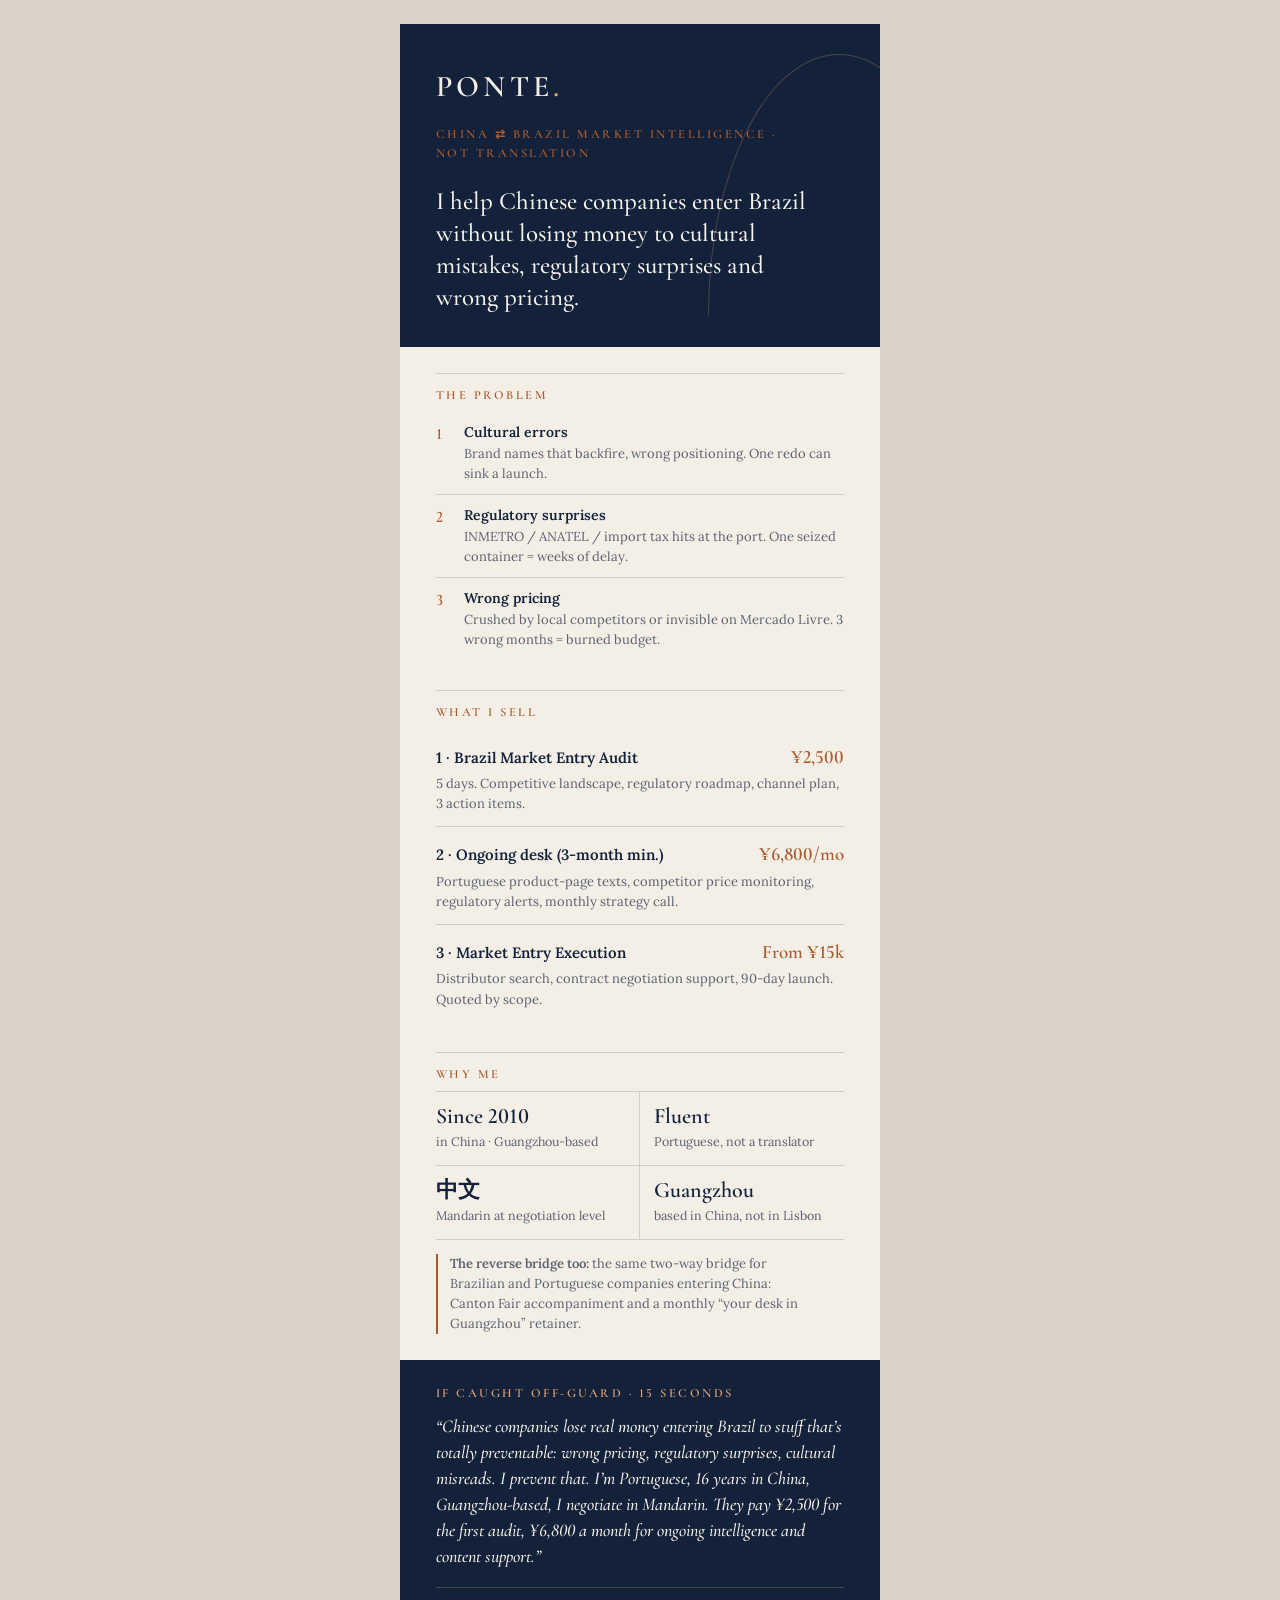
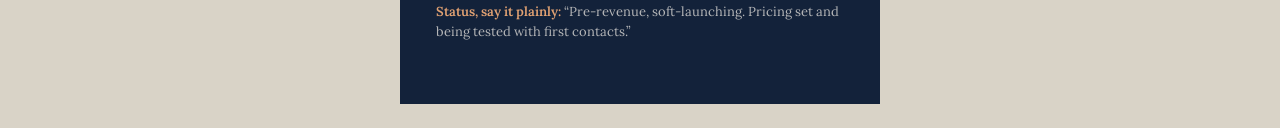
<file: pitch-card.html>
<!DOCTYPE html>
<html lang="en">
<head>
<meta charset="UTF-8">
<meta name="robots" content="noindex, nofollow">
<meta name="viewport" content="width=device-width, initial-scale=1.0">
<title>PONTE Pitch Card</title>
<link rel="stylesheet" href="ponte.css">
<style>
@page{size:480px 1680px;margin:0}
html,body{background:#d9d3c7}
body{display:flex;justify-content:center;padding:24px 0;line-height:1.55}
@media print{html,body{background:none}body{padding:0}}
.card{width:480px;min-height:1680px;background:var(--paper);display:flex;flex-direction:column;
  -webkit-print-color-adjust:exact;print-color-adjust:exact}
.top{background:var(--navy);color:var(--paper);padding:40px 36px 34px;position:relative;overflow:hidden}
.top::after{content:"";position:absolute;right:-90px;top:30px;width:260px;height:260px;border:1px solid var(--line-dark);
  border-radius:50% 50% 0 0/100% 100% 0 0;border-bottom:none}
.top .brand{font-size:30px;position:relative}
.top .eyebrow{margin:14px 0 0;position:relative}
.top p{font-family:var(--serif-d);font-weight:500;font-size:25px;line-height:1.28;margin-top:22px;color:#F7F4EE;position:relative}
.blk{padding:26px 36px 4px}
.blk h2{font-size:.78rem;font-family:var(--serif-d);letter-spacing:.2em;text-transform:uppercase;color:var(--copper);
  border-top:1px solid var(--line);padding-top:14px;margin-bottom:10px}
.row{display:flex;gap:14px;padding:10px 0;border-bottom:1px solid var(--line);font-size:14px}
.row:last-child{border-bottom:none}
.row .n{font-family:var(--serif-d);font-weight:600;color:var(--copper);font-size:16px;width:14px;flex-shrink:0}
.row b{color:var(--navy)}
.row span.c{display:block;color:var(--grey);font-size:13px}
.offer{padding:12px 0;border-bottom:1px solid var(--line)}
.offer:last-child{border-bottom:none}
.offer .hd{display:flex;justify-content:space-between;align-items:baseline;gap:10px}
.offer .hd b{color:var(--navy);font-size:15px}
.offer .hd em{font-variant-numeric:lining-nums;font-style:normal;font-family:var(--serif-d);font-weight:600;font-size:19px;color:var(--copper);white-space:nowrap}
.offer p{font-size:13px;color:var(--grey);margin-top:3px}
.stats{display:grid;grid-template-columns:1fr 1fr;border-top:1px solid var(--line)}
.stats div{padding:12px 10px 12px 0;border-bottom:1px solid var(--line)}
.stats div:nth-child(odd){border-right:1px solid var(--line)}
.stats div:nth-child(even){padding-left:14px}
.stats b{font-variant-numeric:lining-nums;display:block;font-family:var(--serif-d);font-weight:600;font-size:22px;color:var(--navy);line-height:1.1}
.stats span{font-size:12.5px;color:var(--grey)}
.rev{margin-top:14px;font-size:13px;color:var(--grey);border-left:2px solid var(--copper);padding-left:12px}
.script{margin:22px 0 0;background:var(--navy);color:var(--paper);padding:26px 36px 30px;flex:1}
.script h2{font-size:.78rem;font-family:var(--serif-d);letter-spacing:.2em;text-transform:uppercase;color:var(--copper-lt);margin-bottom:12px}
.script q{display:block;font-family:var(--serif-d);font-weight:500;font-style:italic;font-size:18px;line-height:1.45;color:#F7F4EE;quotes:"“" "”"}
.script .st{margin-top:18px;padding-top:14px;border-top:1px solid var(--line-dark);font-size:13px;color:rgba(243,239,231,.72)}
.script .st b{color:var(--copper-lt)}
</style>
</head>
<body>
<div class="card">
  <div class="top">
    <div class="brand">PONTE<b>.</b></div>
    <span class="eyebrow">China ⇄ Brazil market intelligence · not translation</span>
    <p>I help Chinese companies enter Brazil without losing money to cultural mistakes, regulatory surprises and wrong pricing.</p>
  </div>

  <div class="blk">
    <h2>The problem</h2>
    <div class="row"><span class="n">1</span><div><b>Cultural errors</b><span class="c">Brand names that backfire, wrong positioning. One redo can sink a launch.</span></div></div>
    <div class="row"><span class="n">2</span><div><b>Regulatory surprises</b><span class="c">INMETRO / ANATEL / import tax hits at the port. One seized container = weeks of delay.</span></div></div>
    <div class="row"><span class="n">3</span><div><b>Wrong pricing</b><span class="c">Crushed by local competitors or invisible on Mercado Livre. 3 wrong months = burned budget.</span></div></div>
  </div>

  <div class="blk">
    <h2>What I sell</h2>
    <div class="offer"><div class="hd"><b>1 · Brazil Market Entry Audit</b><em>¥2,500</em></div>
      <p>5 days. Competitive landscape, regulatory roadmap, channel plan, 3 action items.</p></div>
    <div class="offer"><div class="hd"><b>2 · Ongoing desk (3-month min.)</b><em>¥6,800/mo</em></div>
      <p>Portuguese product-page texts, competitor price monitoring, regulatory alerts, monthly strategy call.</p></div>
    <div class="offer"><div class="hd"><b>3 · Market Entry Execution</b><em>From ¥15k</em></div>
      <p>Distributor search, contract negotiation support, 90-day launch. Quoted by scope.</p></div>
  </div>

  <div class="blk">
    <h2>Why me</h2>
    <div class="stats">
      <div><b>Since 2010</b><span>in China · Guangzhou-based</span></div>
      <div><b>Fluent</b><span>Portuguese, not a translator</span></div>
      <div><b>中文</b><span>Mandarin at negotiation level</span></div>
      <div><b>Guangzhou</b><span>based in China, not in Lisbon</span></div>
    </div>
    <p class="rev"><b>The reverse bridge too:</b> the same two-way bridge for Brazilian and Portuguese companies entering China: Canton Fair accompaniment and a monthly “your desk in Guangzhou” retainer.</p>
  </div>

  <div class="script">
    <h2>If caught off-guard · 15 seconds</h2>
    <q>Chinese companies lose real money entering Brazil to stuff that’s totally preventable: wrong pricing, regulatory surprises, cultural misreads. I prevent that. I’m Portuguese, 16 years in China, Guangzhou-based, I negotiate in Mandarin. They pay ¥2,500 for the first audit, ¥6,800 a month for ongoing intelligence and content support.</q>
    <p class="st"><b>Status, say it plainly:</b> “Pre-revenue, soft-launching. Pricing set and being tested with first contacts.”</p>
  </div>
</div>
</body>
</html>
</file>
<file: ponte.css>
/* ============================================================
   PONTE — design system v2
   Same language as the Roots Football Academy site: modernist,
   flat surfaces, ruled lines, no rounded corners, flush-left,
   numbered sections, ONE accent colour.
   Own palette (navy + copper) so PONTE reads as a separate business.
   Fonts are self-hosted: Google Fonts is blocked in mainland China.
   Chinese falls back to system serifs (Songti / Source Han / SimSun).
   ============================================================ */

@font-face{font-family:'Cormorant Garamond';font-style:normal;font-weight:500;font-display:swap;src:url('fonts/cormorant-garamond-latin-500-normal.woff2') format('woff2')}
@font-face{font-family:'Cormorant Garamond';font-style:normal;font-weight:600;font-display:swap;src:url('fonts/cormorant-garamond-latin-600-normal.woff2') format('woff2')}
@font-face{font-family:'Cormorant Garamond';font-style:italic;font-weight:500;font-display:swap;src:url('fonts/cormorant-garamond-latin-500-italic.woff2') format('woff2')}
@font-face{font-family:'Lora';font-style:normal;font-weight:400;font-display:swap;src:url('fonts/lora-latin-400-normal.woff2') format('woff2')}
@font-face{font-family:'Lora';font-style:normal;font-weight:600;font-display:swap;src:url('fonts/lora-latin-600-normal.woff2') format('woff2')}

:root{
  --navy:#13223A; --navy2:#0B1628;
  --copper:#A95B2E;            /* accent on light ground */
  --copper-lt:#E2A273;         /* accent on navy */
  --paper:#F3EFE7; --paper2:#EAE4D8;
  --ink:#1A1D24; --grey:#5C6170; --white:#FFFFFF;
  --line:rgba(19,34,58,.16);
  --line-dark:rgba(226,162,115,.26);
  --serif-d:'Cormorant Garamond','Songti SC','STSong','Source Han Serif SC','Noto Serif SC','SimSun',Georgia,serif;
  --serif-b:'Lora','Songti SC','STSong','Source Han Serif SC','Noto Serif SC','SimSun',Georgia,serif;
  --pad:clamp(56px,7vw,104px);
  --gut:clamp(16px,5vw,40px);
}
*{margin:0;padding:0;box-sizing:border-box}
html{-webkit-text-size-adjust:100%}
body{font-variant-numeric:lining-nums;font-family:var(--serif-b);color:var(--ink);background:var(--paper);line-height:1.7;
  font-size:16px;overflow-x:hidden;text-wrap:pretty;-webkit-font-smoothing:antialiased}
:lang(zh) body,body:lang(zh){letter-spacing:.01em;line-height:1.85}
h1,h2,h3,h4{font-variant-numeric:lining-nums;font-family:var(--serif-d);font-weight:600;letter-spacing:-.015em;line-height:1.14}
a{color:inherit;text-decoration:none}
img{max-width:100%;display:block}
::selection{background:var(--copper-lt);color:var(--navy2)}
.container{max-width:1180px;margin:0 auto;padding:0 var(--gut)}
.section{padding:var(--pad) 0}
.on-dark{background:var(--navy);color:var(--paper)}
.alt{background:var(--paper2)}

/* ---------- type ---------- */
.eyebrow{display:block;font-family:var(--serif-d);font-weight:600;font-size:.78rem;letter-spacing:.2em;
  text-transform:uppercase;color:var(--copper);margin-bottom:14px}
.on-dark .eyebrow{color:var(--copper-lt)}
.sec-head{display:flex;gap:clamp(16px,3vw,44px);align-items:baseline;border-top:1px solid var(--line);
  padding-top:20px;margin-bottom:clamp(30px,4vw,52px)}
.on-dark .sec-head{border-color:var(--line-dark)}
.sec-num{font-family:var(--serif-d);font-size:1rem;font-weight:600;letter-spacing:.22em;color:var(--copper);
  font-variant-numeric:lining-nums tabular-nums;flex-shrink:0}
.on-dark .sec-num{color:var(--copper-lt)}
.sh-body{flex:1;min-width:0}
.sec-title{font-size:clamp(1.75rem,3.9vw,3rem);line-height:1.12;color:var(--navy);margin-bottom:.4em}
body:lang(zh) .sec-title{line-height:1.3;letter-spacing:0}
.on-dark .sec-title{color:var(--paper)}
.lede{font-size:clamp(1rem,1.5vw,1.15rem);color:var(--grey);max-width:62ch}
.on-dark .lede{color:rgba(243,239,231,.76)}

/* ---------- nav ---------- */
nav{position:sticky;top:0;z-index:100;height:62px;display:flex;align-items:center;gap:28px;
  padding:0 max(var(--gut),calc((100% - 1180px)/2 + var(--gut)));background:var(--navy);
  border-bottom:1px solid var(--line-dark);color:rgba(243,239,231,.86)}
.brand{font-family:var(--serif-d);font-weight:600;font-size:21px;letter-spacing:.14em;color:var(--paper)}
.brand b{color:var(--copper-lt);font-weight:600}
.nav-links{display:flex;gap:22px;margin-left:auto;font-family:var(--serif-d);font-weight:600;font-size:13.5px;
  letter-spacing:.05em;white-space:nowrap}
.nav-links a:hover{color:var(--copper-lt)}
.nav-cta{color:var(--copper-lt);border:1px solid var(--copper-lt);padding:8px 16px;font-family:var(--serif-d);
  font-weight:600;font-size:13.5px;white-space:nowrap;transition:background .18s}
.nav-cta:hover{background:rgba(226,162,115,.14)}
.nav-lang{font-family:var(--serif-d);font-weight:600;font-size:13.5px;letter-spacing:.08em;color:rgba(243,239,231,.8);border:1px solid var(--line-dark);padding:8px 12px}
.nav-lang:hover{color:var(--copper-lt)}
@media(max-width:820px){nav{gap:8px}.nav-links{display:none}.nav-links+.nav-lang,.nav-links+.nav-cta{margin-left:auto}.brand,.nav-lang,.nav-cta{white-space:nowrap}.nav-lang{padding:7px 9px}.nav-cta{padding:8px 12px}}
.sm-hide{display:inline}@media(max-width:480px){.sm-hide{display:none}}
@media(max-width:360px){nav{gap:6px}.brand{font-size:18px;letter-spacing:.08em}.nav-lang{padding:6px 7px}.nav-cta{padding:7px 9px}}

/* ---------- hero ---------- */
.hero{background:var(--navy);color:var(--paper);position:relative;overflow:hidden;
  padding:clamp(72px,11vw,150px) 0 0}
.hero::after{content:"";position:absolute;right:-8vw;top:8%;width:46vw;height:46vw;max-width:620px;max-height:620px;
  border:1px solid var(--line-dark);border-radius:50% 50% 0 0/100% 100% 0 0;border-bottom:none;pointer-events:none}
.hero .container{position:relative;z-index:1}
.hero .tag{display:inline-block;border:1px solid var(--line-dark);color:var(--copper-lt);font-size:.85rem;
  padding:6px 14px;margin-bottom:28px;letter-spacing:.04em}
.hero h1{font-weight:500;font-size:clamp(2.1rem,6.4vw,4.6rem);line-height:1.12;max-width:14em;color:#F7F4EE}
body:lang(zh) .hero h1{line-height:1.3;letter-spacing:.01em}
.hero h1 em{font-style:normal;color:var(--copper-lt)}
.hero-sub{margin-top:22px;max-width:40em;font-size:clamp(1rem,1.6vw,1.2rem);color:rgba(243,239,231,.78)}
.hero-actions{display:flex;gap:12px;flex-wrap:wrap;margin-top:34px}
.btn{display:inline-flex;align-items:center;justify-content:center;gap:8px;font-family:var(--serif-d);
  font-weight:600;font-size:15px;letter-spacing:.03em;padding:14px 26px;border:1px solid var(--copper);
  background:var(--copper);color:#fff;transition:background .18s,color .18s;cursor:pointer}
.btn:hover{background:transparent;color:var(--copper)}
.on-dark .btn:hover,.hero .btn:hover{color:var(--copper-lt)}
.btn.ghost{background:transparent;color:var(--paper);border-color:var(--line-dark)}
.btn.ghost:hover{border-color:var(--copper-lt);color:var(--copper-lt)}
.hero-note{margin-top:14px;font-size:.88rem;color:rgba(243,239,231,.56)}

/* ledger: the credentials strip under the hero, as on the Roots site */
.ledger{display:grid;grid-template-columns:repeat(4,1fr);margin-top:clamp(56px,8vw,96px);
  border-top:1px solid var(--line-dark)}
.ledger div{padding:22px 18px 26px 0;border-right:1px solid var(--line-dark)}
.ledger div+div{padding-left:18px}
.ledger div:last-child{border-right:none}
.ledger b{display:block;font-family:var(--serif-d);font-weight:500;font-size:clamp(1.8rem,3.4vw,2.6rem);
  line-height:1;color:var(--copper-lt);font-variant-numeric:lining-nums tabular-nums}
.ledger span{display:block;margin-top:8px;font-size:.86rem;color:rgba(243,239,231,.7);line-height:1.5}
@media(max-width:720px){.ledger{grid-template-columns:1fr 1fr}
  .ledger div:nth-child(2){border-right:none}
  .ledger div:nth-child(3){padding-left:0}
  .ledger div:nth-child(n+3){border-top:1px solid var(--line-dark)}}

/* ---------- ruled grids ---------- */
.grid3{display:grid;grid-template-columns:repeat(3,1fr);border-top:1px solid var(--line)}
.grid2{display:grid;grid-template-columns:repeat(2,1fr);border-top:1px solid var(--line)}
.grid4{display:grid;grid-template-columns:repeat(4,1fr);border-top:1px solid var(--line)}
.cell{padding:28px 26px 32px 0;border-right:1px solid var(--line)}
.cell+.cell{padding-left:26px}
.cell:last-child{border-right:none}
.on-dark .grid3,.on-dark .grid4{border-color:var(--line-dark)}
.on-dark .cell{border-color:var(--line-dark)}
.cell .k{font-family:var(--serif-d);font-weight:600;font-size:.8rem;letter-spacing:.2em;color:var(--copper);display:block;margin-bottom:14px}
.cell h3{font-size:1.5rem;color:var(--navy);margin-bottom:10px}
body:lang(zh) .cell h3{font-size:1.3rem;line-height:1.4}
.on-dark .cell h3{color:var(--paper)}
.cell p{color:var(--grey);font-size:.98rem}
.on-dark .cell p{color:rgba(243,239,231,.74)}
.cell .cost{margin-top:18px;padding-top:14px;border-top:1px solid var(--line);font-size:.92rem;color:var(--copper);font-weight:600}
@media(max-width:900px){.grid4{grid-template-columns:1fr 1fr}
  .grid4 .cell:nth-child(2){border-right:none}
  .grid4 .cell:nth-child(3){padding-left:0}
  .grid4 .cell:nth-child(n+3){border-top:1px solid var(--line)}}
@media(max-width:720px){.grid2,.grid3,.grid4{grid-template-columns:1fr}
  .cell,.cell+.cell,.grid4 .cell:nth-child(3){padding:24px 0 26px;border-right:none}
  .cell+.cell,.grid4 .cell:nth-child(n+2){border-top:1px solid var(--line)}
  .on-dark .cell+.cell{border-color:var(--line-dark)}}

/* ---------- founder ---------- */
.founder{display:grid;grid-template-columns:minmax(220px,340px) 1fr;gap:clamp(28px,5vw,72px);align-items:start}
.photo-slot{aspect-ratio:4/5;border:1px dashed var(--copper);display:flex;align-items:center;justify-content:center;
  text-align:center;padding:20px;color:var(--grey);font-size:.9rem;background:rgba(169,91,46,.05)}
.founder img.photo{display:block;width:100%;height:auto;aspect-ratio:3/4;object-fit:cover;border:1px solid var(--line)}
.founder p{margin-bottom:1.1em;max-width:60ch}
.founder p.big{font-family:var(--serif-d);font-size:clamp(1.3rem,2.2vw,1.7rem);line-height:1.45;color:var(--navy)}
body:lang(zh) .founder p.big{font-family:var(--serif-b);font-size:clamp(1.1rem,1.8vw,1.35rem);line-height:1.8}
.facts{list-style:none;border-top:1px solid var(--line);margin-top:26px}
.facts li{padding:13px 0;border-bottom:1px solid var(--line);display:flex;gap:16px;font-size:.96rem}
.facts li::before{content:"";width:18px;height:1px;background:var(--copper);margin-top:.9em;flex-shrink:0}
@media(max-width:760px){.founder{grid-template-columns:1fr}.photo-slot,.founder img.photo{max-width:280px}}

/* ---------- pricing ---------- */
.tier{display:flex;flex-direction:column}
.tier .price{font-family:var(--serif-d);font-weight:500;font-size:clamp(2rem,3.6vw,2.8rem);line-height:1;color:var(--navy);
  font-variant-numeric:lining-nums tabular-nums;margin:6px 0 4px}
.tier .price small{font-size:.95rem;color:var(--grey);font-family:var(--serif-b);font-weight:400;margin-left:4px}
.tier .what{font-weight:600;color:var(--ink);margin-bottom:16px}
.tier ul{list-style:none;margin-bottom:26px;flex:1}
.tier li{padding:9px 0;border-bottom:1px solid var(--line);font-size:.95rem;color:var(--grey)}
.tier .launch{font-size:.86rem;color:var(--copper-lt);margin:-6px 0 14px}
.tier .btn{align-self:flex-start;padding:11px 20px;font-size:14px}
.tier.feature{background:var(--navy);color:var(--paper);padding-left:26px;padding-right:26px;border-right:none}
.tier.feature .price,.tier.feature .what{color:var(--paper)}
.tier.feature li{color:rgba(243,239,231,.76);border-color:var(--line-dark)}
.tier.feature .k{color:var(--copper-lt)}
@media(max-width:720px){.tier.feature{padding:26px 20px}}
.paynote{margin-top:28px;padding-top:18px;border-top:1px solid var(--line);font-size:.9rem;color:var(--grey)}

/* ---------- FAQ ---------- */
.faq{border-top:1px solid var(--line);max-width:860px}
.faq details{border-bottom:1px solid var(--line)}
.faq summary{list-style:none;cursor:pointer;padding:20px 40px 20px 0;position:relative;font-weight:600;color:var(--navy);font-size:1.05rem}
.faq summary::-webkit-details-marker{display:none}
.faq summary::after{content:"+";position:absolute;right:4px;top:14px;font-family:var(--serif-d);font-size:1.7rem;color:var(--copper);transition:transform .2s}
.faq details[open] summary::after{transform:rotate(45deg)}
.faq details p{padding:0 0 22px;color:var(--grey);max-width:66ch}

/* ---------- contact ---------- */
.contact{display:grid;grid-template-columns:1.2fr 1fr;gap:clamp(28px,5vw,72px);align-items:start}
.contact h2{font-weight:500;font-size:clamp(2rem,4.6vw,3.4rem);line-height:1.15;color:#F7F4EE}
body:lang(zh) .contact h2{line-height:1.35}
.contact .lede{margin-top:18px}
.cards{border-top:1px solid var(--line-dark)}
.cards .row{display:flex;justify-content:space-between;align-items:center;gap:16px;padding:18px 0;border-bottom:1px solid var(--line-dark)}
.cards .row span{font-size:.82rem;letter-spacing:.14em;text-transform:uppercase;color:rgba(243,239,231,.56);font-family:var(--serif-d);font-weight:600}
.cards .row b{font-weight:600;color:var(--copper-lt);word-break:break-all;text-align:right}
.qr-img{margin-top:24px;width:150px;height:150px;background:#fff;padding:6px;object-fit:contain}
.cards .row b a{color:var(--copper-lt)}
.qr-slot{margin-top:24px;width:150px;aspect-ratio:1;border:1px dashed var(--copper-lt);display:flex;align-items:center;
  justify-content:center;text-align:center;font-size:.82rem;color:rgba(243,239,231,.6);padding:12px}
.todo{outline:1px dashed var(--copper-lt);outline-offset:3px}
@media(max-width:820px){.contact{grid-template-columns:1fr}}

footer{background:var(--navy2);color:rgba(243,239,231,.5);font-size:.84rem;padding:26px 0;border-top:1px solid var(--line-dark)}
footer .container{display:flex;justify-content:space-between;gap:16px;flex-wrap:wrap}

/* ---------- motion ---------- */
.js .reveal{opacity:0;transform:translateY(14px);transition:opacity .7s ease,transform .7s ease}
.js .reveal.in{opacity:1;transform:none}
@media(prefers-reduced-motion:reduce){html{scroll-behavior:auto}.js .reveal{opacity:1;transform:none;transition:none}}
</file>
